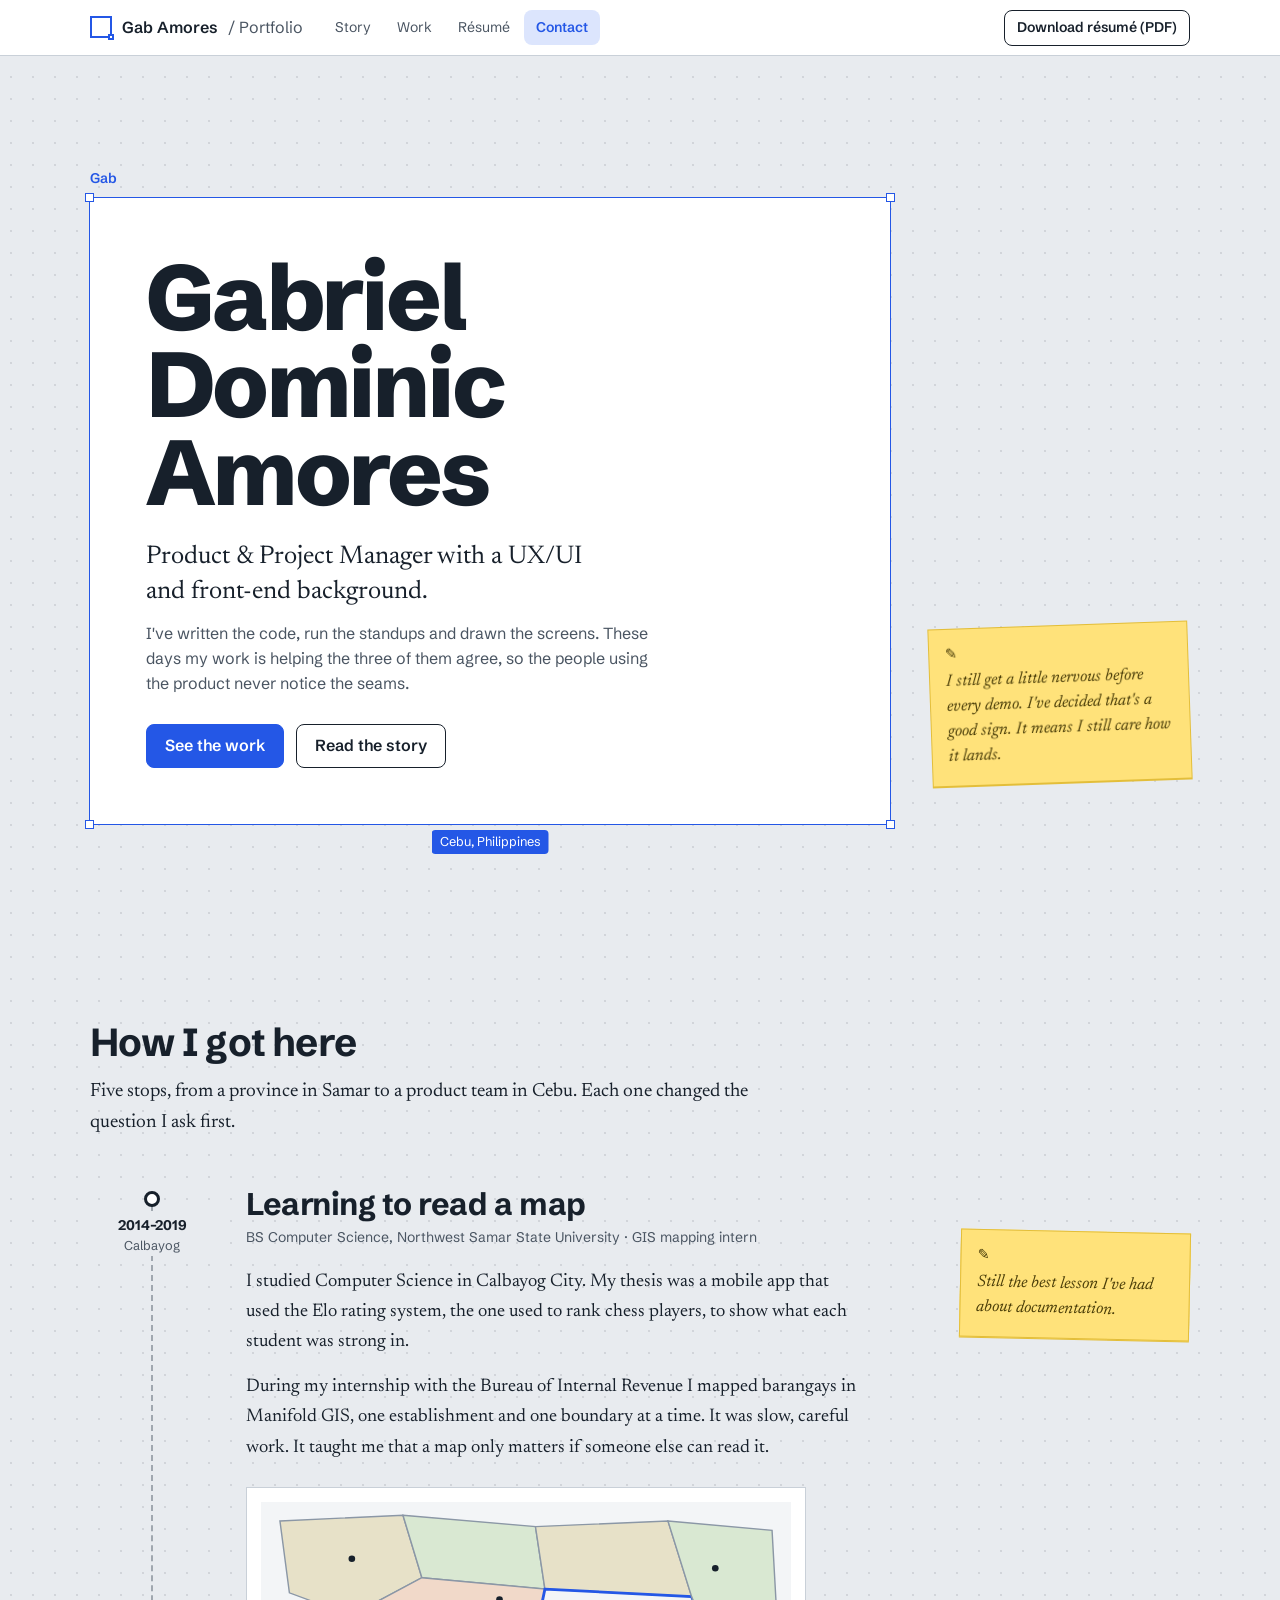
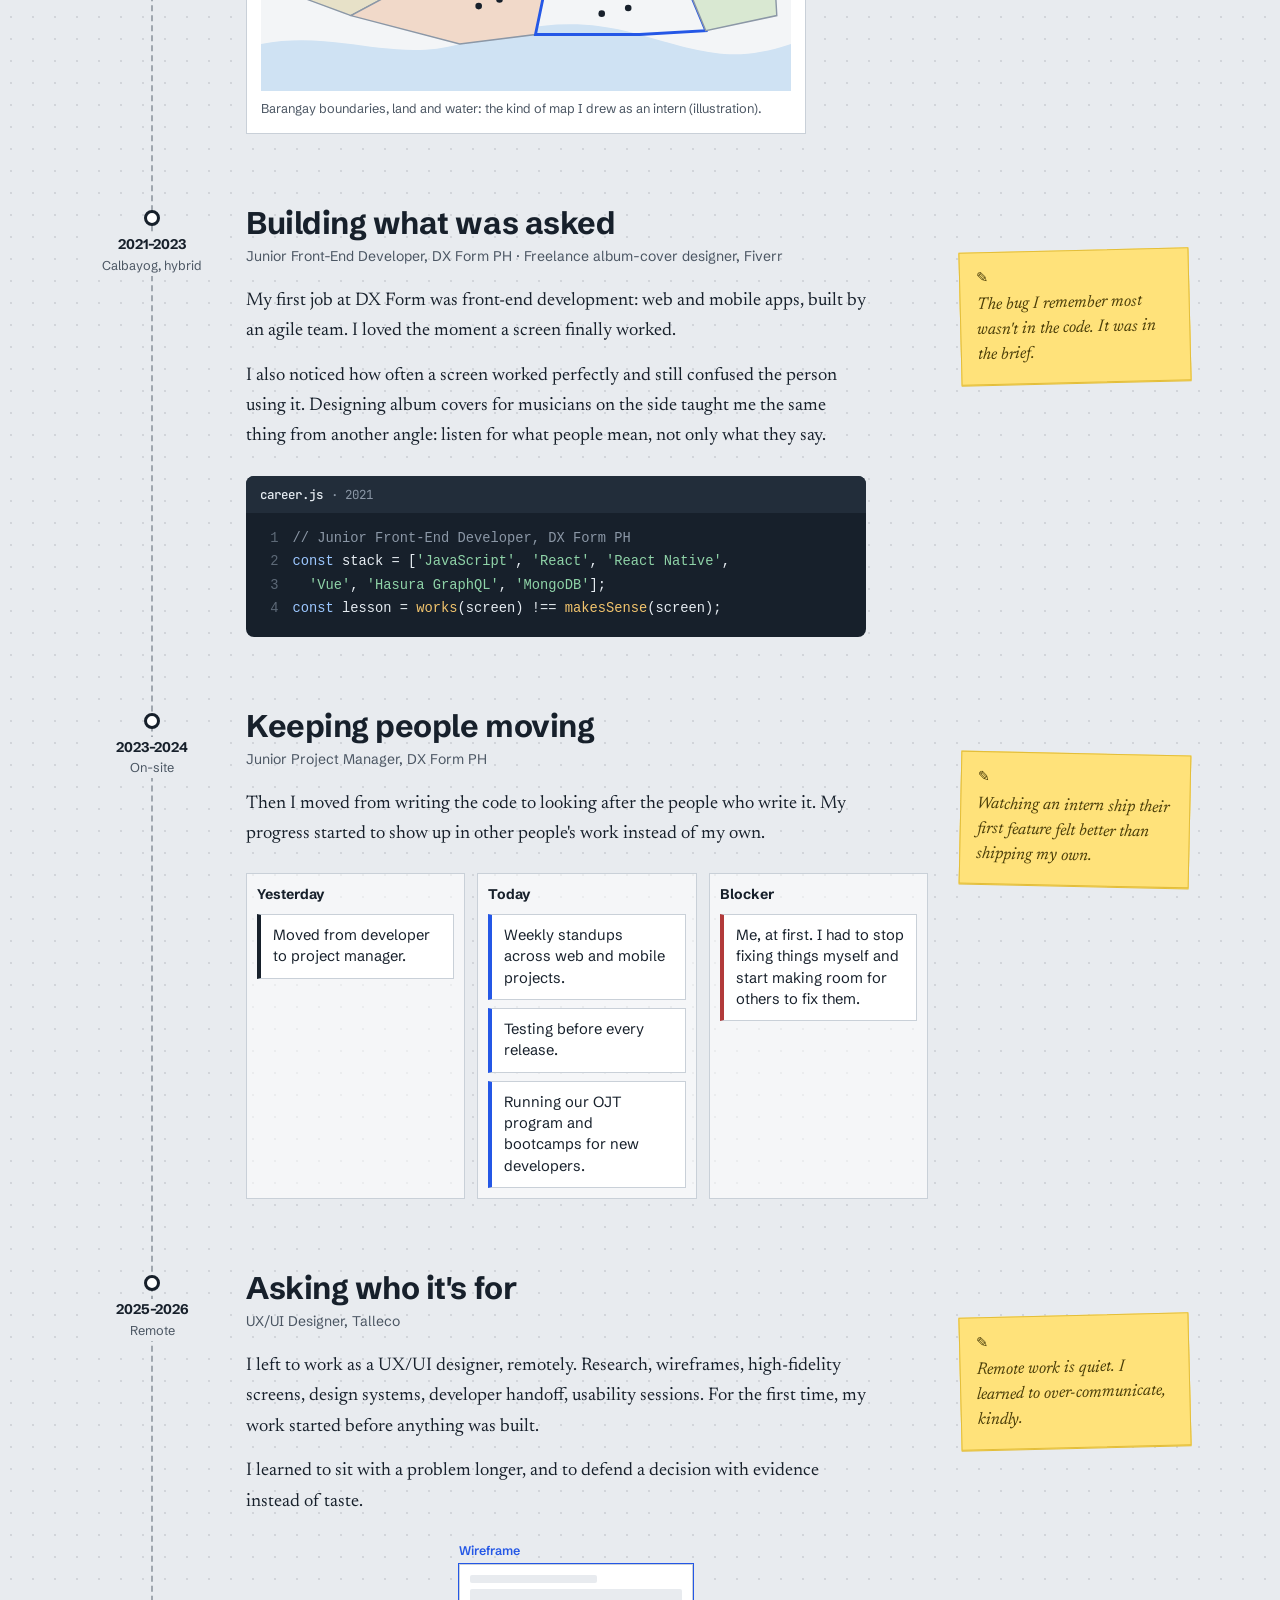
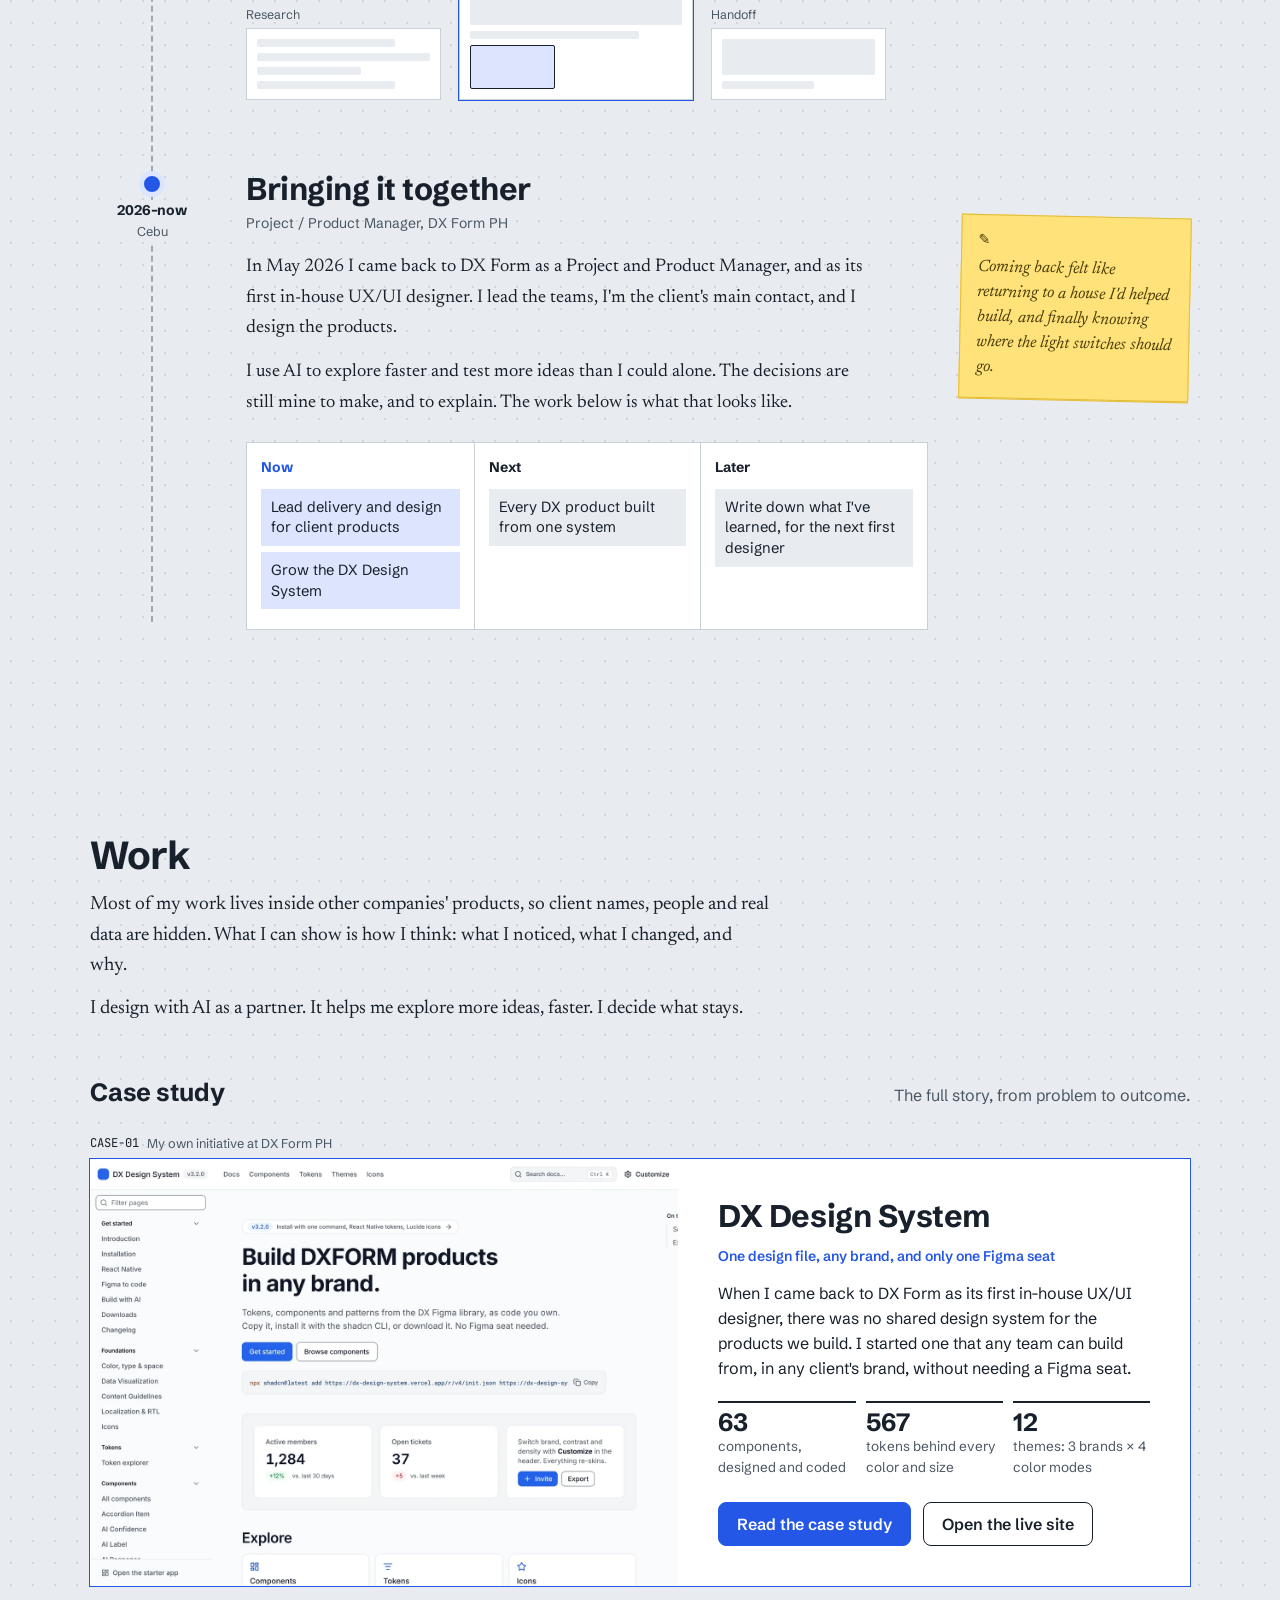
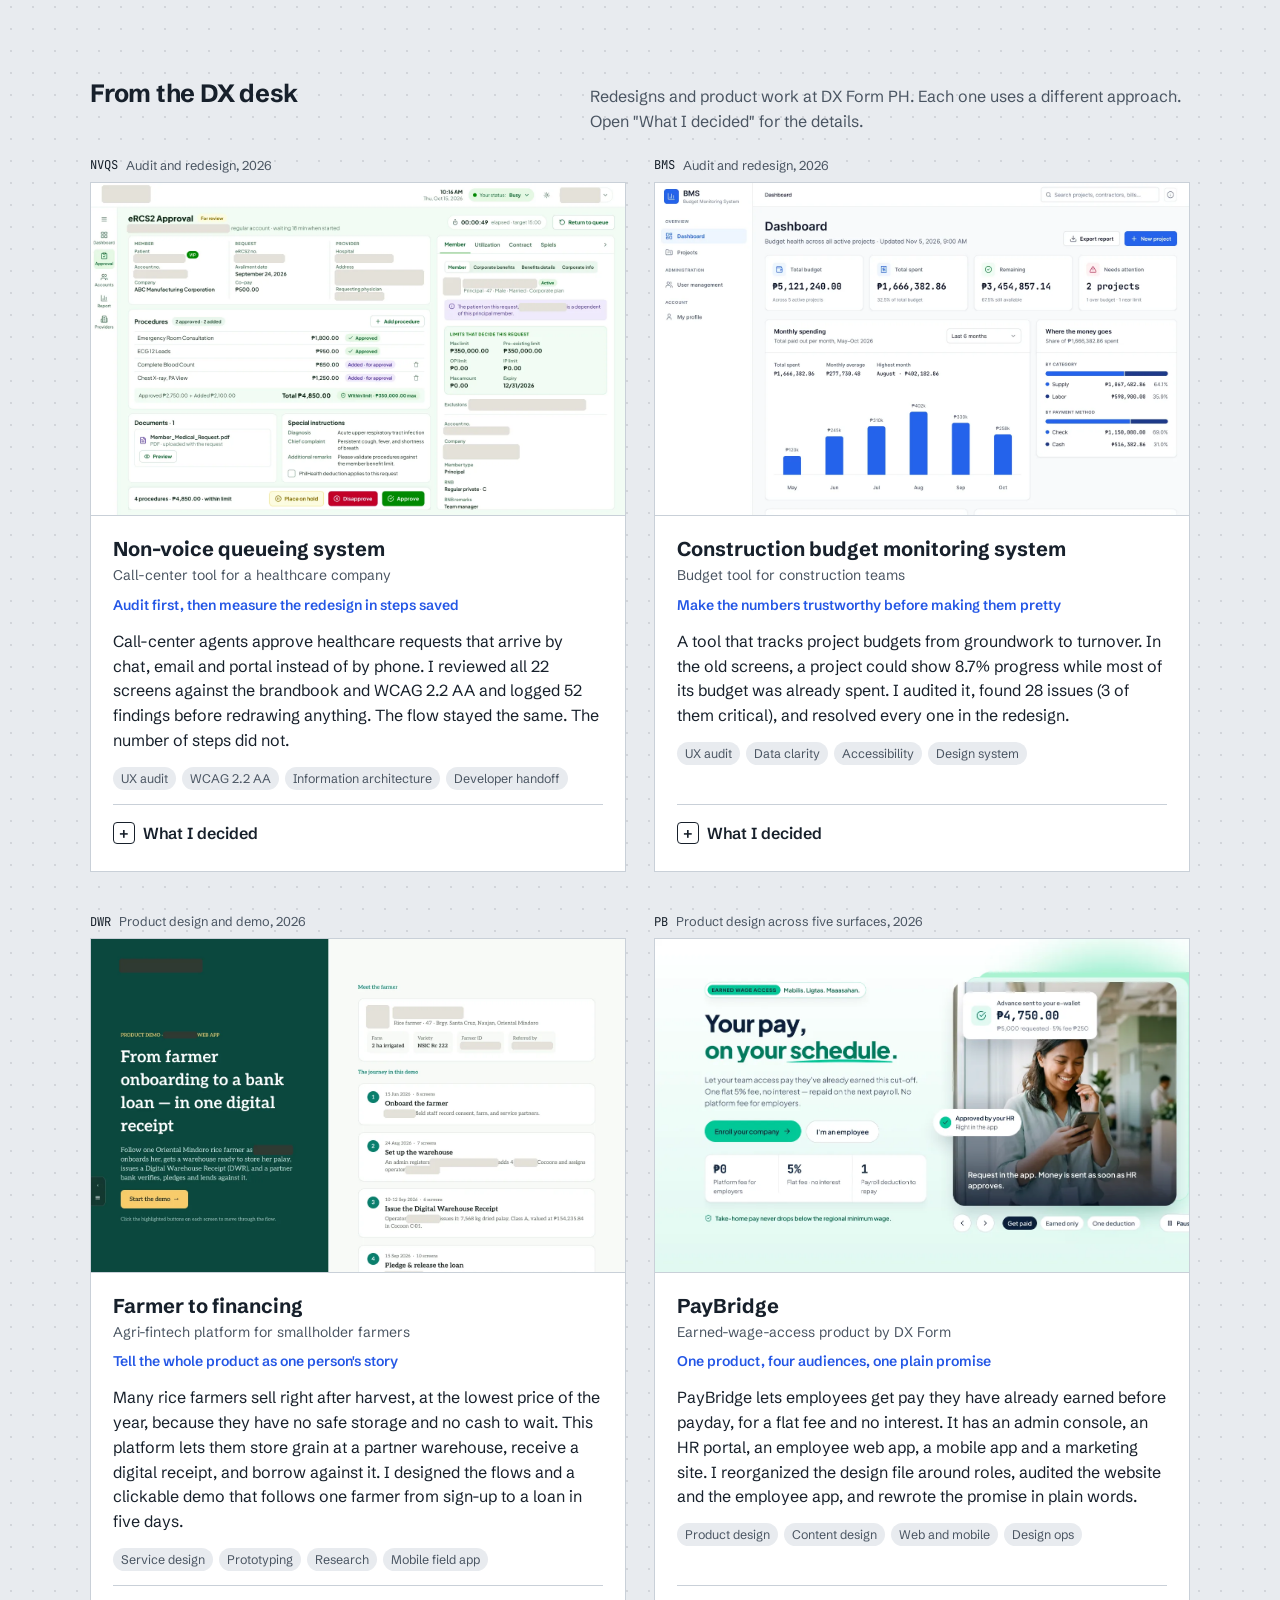
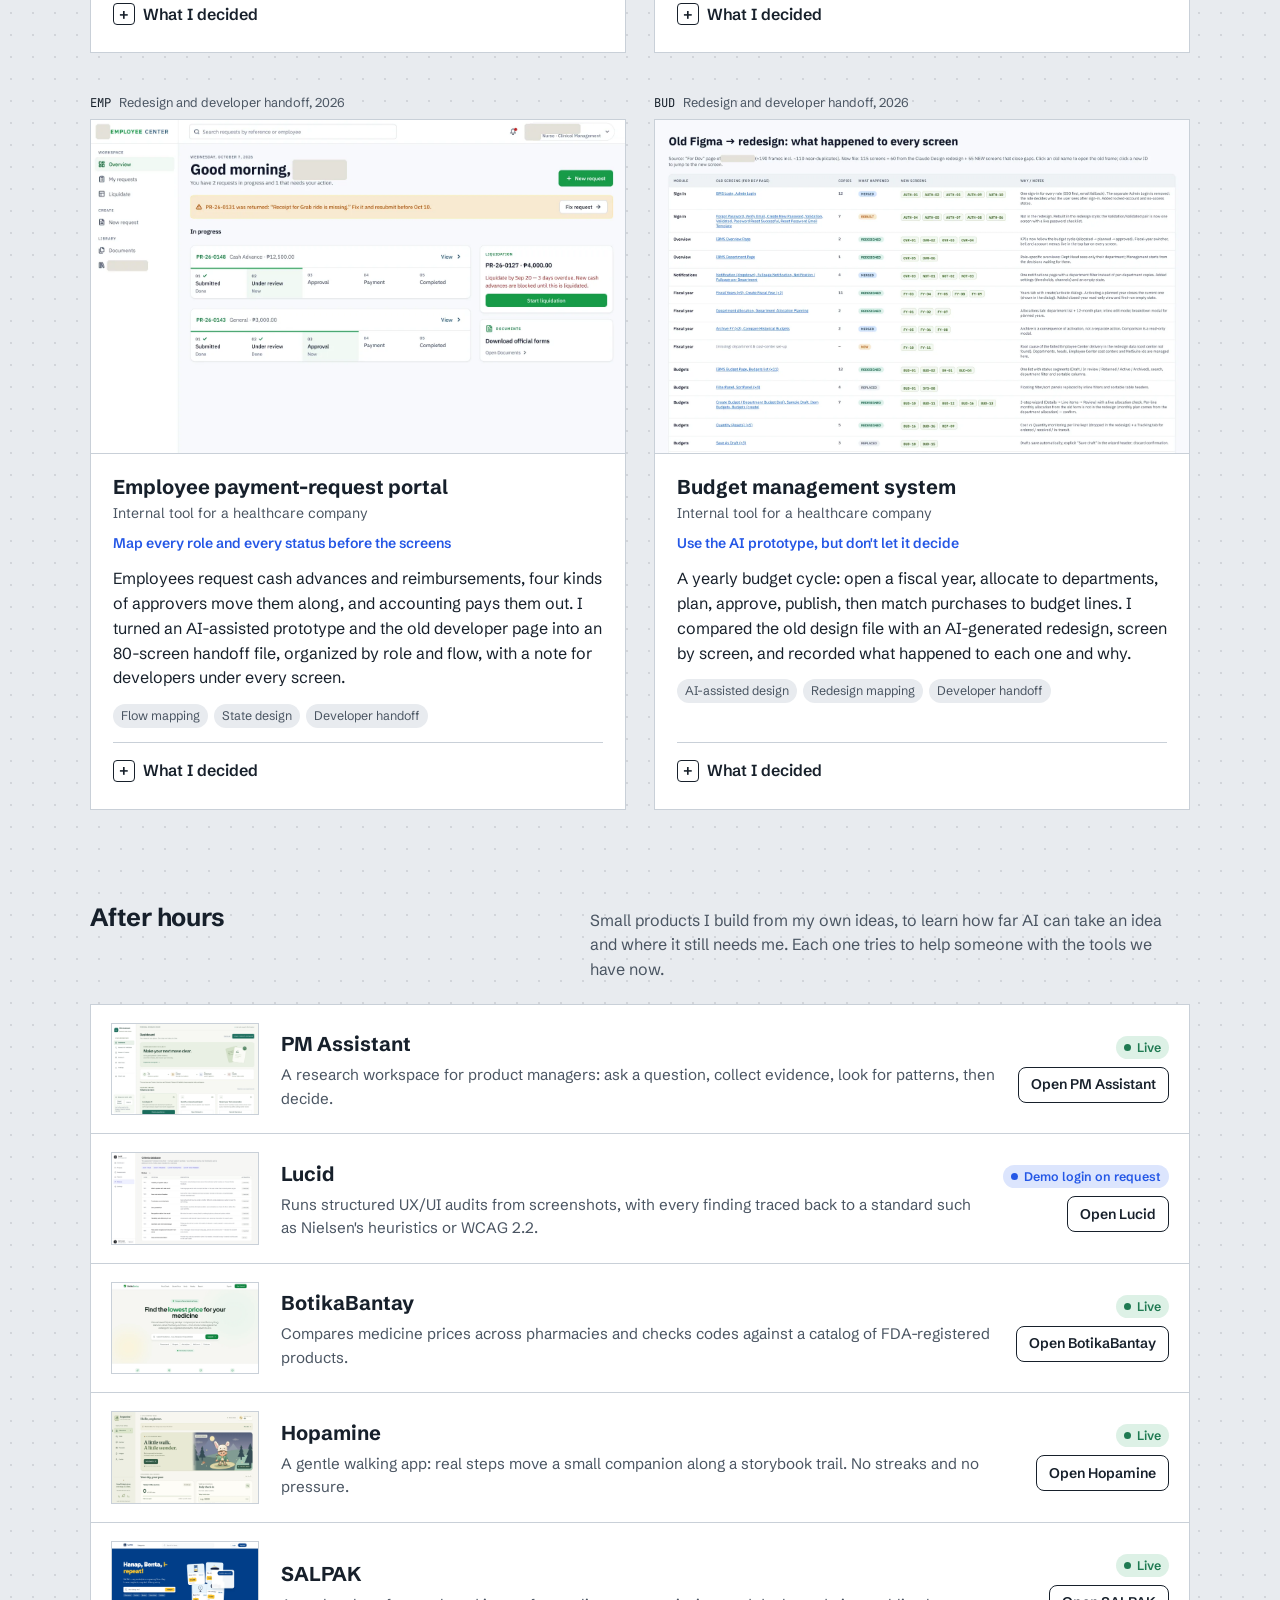
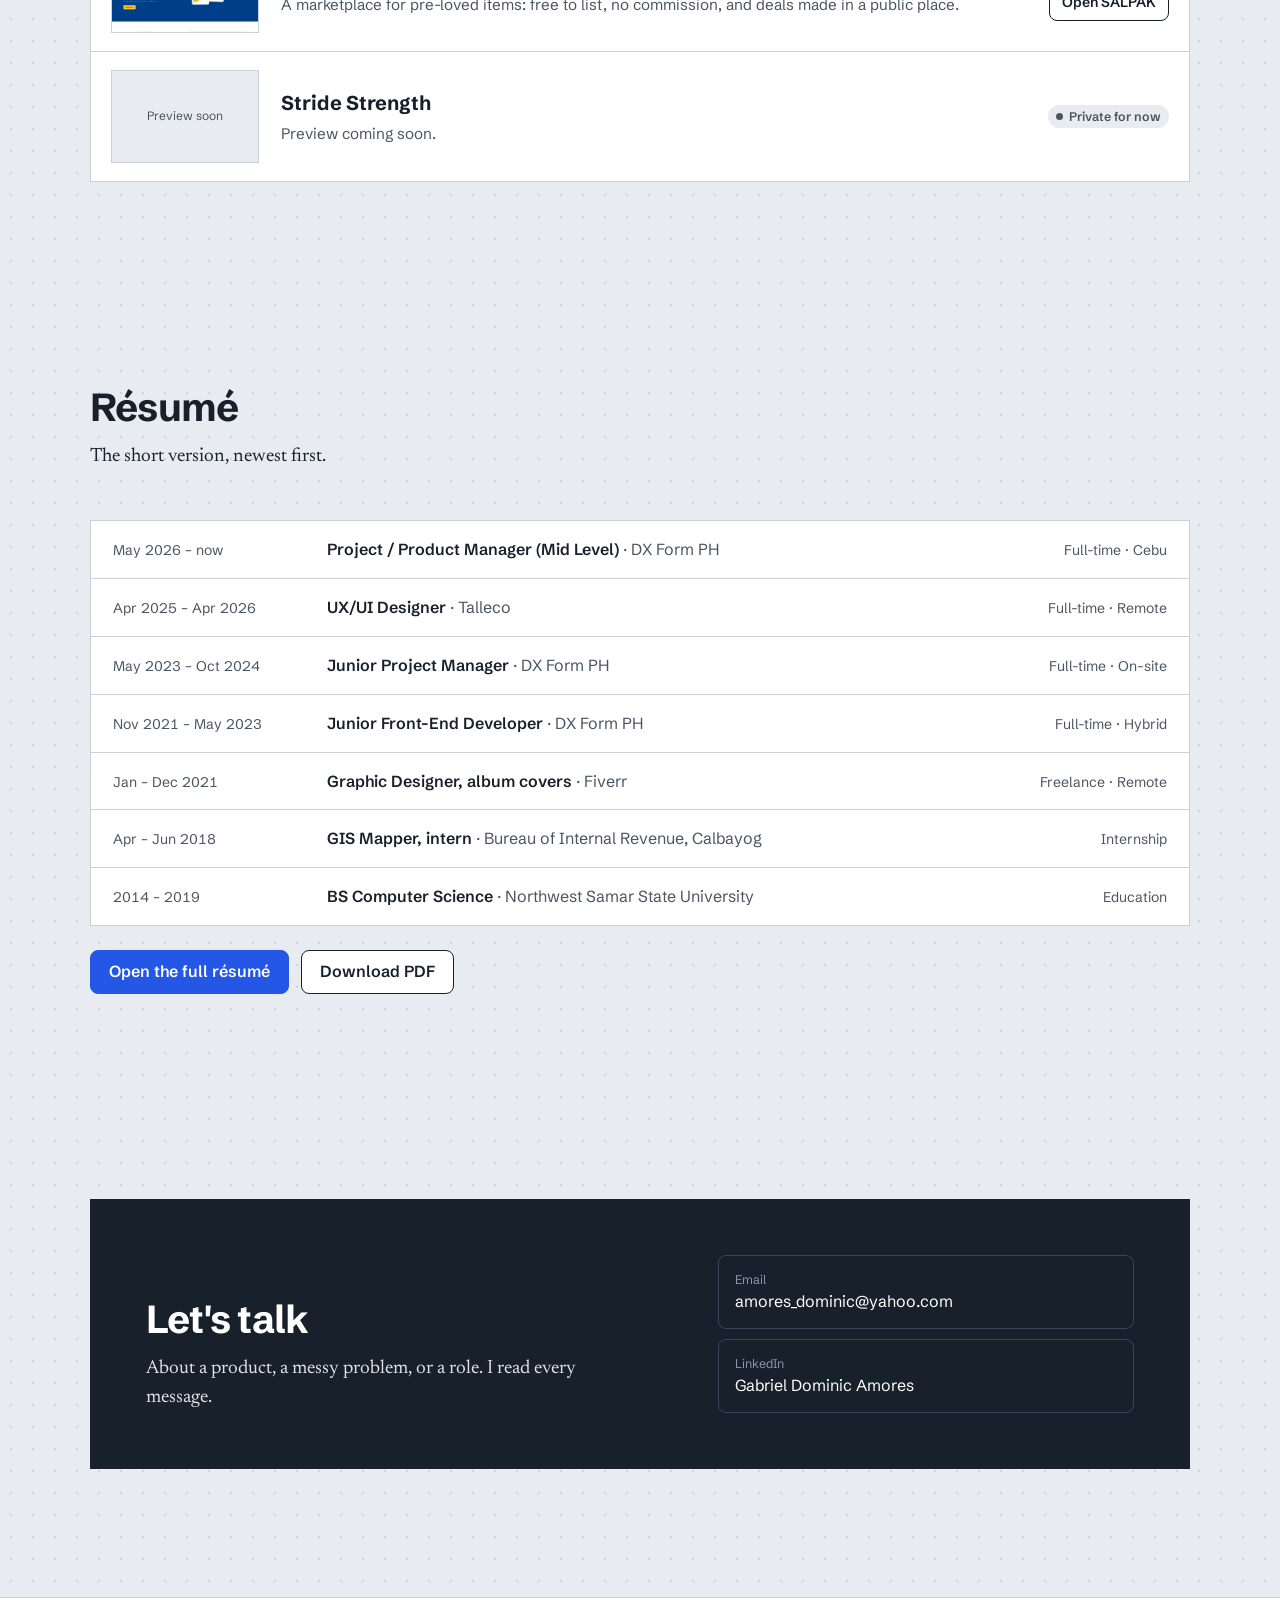
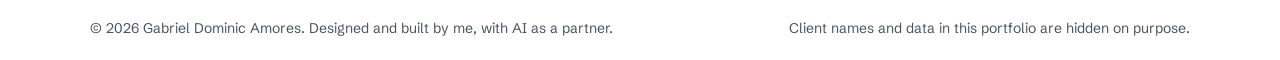
<file: index.html>
<!doctype html>
<html lang="en">
<head>
  <meta charset="utf-8">
  <meta name="viewport" content="width=device-width, initial-scale=1">
  <title>Gabriel Dominic Amores · Product &amp; Project Manager</title>
  <meta name="description" content="Gabriel Dominic Amores (Gab) is a Product and Project Manager in Cebu, Philippines, with a background in UX/UI design and front-end development. Case studies, a short story, and a résumé.">
  <meta name="robots" content="index, follow">
  <meta name="author" content="Gabriel Dominic Amores">
  <link rel="canonical" href="https://fallengospel.github.io/GabD-PortfolioExperience/">
  <meta property="og:type" content="website">
  <meta property="og:title" content="Gabriel Dominic Amores · Product & Project Manager">
  <meta property="og:description" content="I've written the code, run the standups and drawn the screens. Now I help all three agree.">
  <meta property="og:image" content="https://fallengospel.github.io/GabD-PortfolioExperience/assets/img/work/dx-design-system-home.webp">
  <meta name="theme-color" content="#E8EBEF">
  <link rel="icon" href="assets/favicon.svg" type="image/svg+xml">
  <link rel="preconnect" href="https://fonts.googleapis.com">
  <link rel="preconnect" href="https://fonts.gstatic.com" crossorigin>
  <link href="https://fonts.googleapis.com/css2?family=JetBrains+Mono:wght@400;500&family=Newsreader:ital,opsz,wght@0,6..72,400;0,6..72,500;1,6..72,400&family=Schibsted+Grotesk:wght@400;600;700;800&display=swap" rel="stylesheet">
  <link rel="stylesheet" href="assets/css/site.css">
</head>
<body>
  <a class="skip-link" href="#main">Skip to content</a>

  <header class="filebar">
    <div class="wrap">
      <a class="filebar__file" href="#top" aria-label="Gab Amores, back to top">
        <span class="filebar__mark" aria-hidden="true"></span>
        Gab Amores <span>/ Portfolio</span>
      </a>
      <nav aria-label="Sections">
        <ul class="filebar__tabs">
          <li><a href="#story">Story</a></li>
          <li><a href="#work">Work</a></li>
          <li><a href="#resume">Résumé</a></li>
          <li><a href="#contact">Contact</a></li>
        </ul>
      </nav>
      <a class="btn btn--small filebar__cta" href="assets/Gabriel-Dominic-Amores-Resume.pdf" download>Download résumé (PDF)</a>
    </div>
  </header>

  <main id="main">
    <!-- Hero: the selected frame -->
    <section class="hero" id="top" aria-labelledby="hero-name">
      <div class="wrap hero__grid">
        <div>
          <p class="frame-label">Gab</p>
          <div class="selected">
            <span class="handle handle--tl" aria-hidden="true"></span>
            <span class="handle handle--tr" aria-hidden="true"></span>
            <span class="handle handle--bl" aria-hidden="true"></span>
            <span class="handle handle--br" aria-hidden="true"></span>
            <h1 id="hero-name"><span class="line">Gabriel</span> <span class="line">Dominic Amores</span></h1>
            <p class="hero__role">Product &amp; Project Manager with a UX/UI and front-end background.</p>
            <p class="hero__lede">I've written the code, run the standups and drawn the screens. These days my work is helping the three of them agree, so the people using the product never notice the seams.</p>
            <div class="hero__actions">
              <a class="btn btn--primary" href="#work">See the work</a>
              <a class="btn" href="#story">Read the story</a>
            </div>
            <span class="selected__size" aria-hidden="true">Cebu, Philippines</span>
          </div>
        </div>
        <aside class="note hero__note" aria-label="A note from Gab">
          <p>I still get a little nervous before every demo. I've decided that's a good sign. It means I still care how it lands.</p>
        </aside>
      </div>
    </section>

    <!-- Story -->
    <section class="section" id="story" aria-labelledby="story-title">
      <div class="wrap">
        <div class="section-head">
          <h2 id="story-title">How I got here</h2>
          <p>Five stops, from a province in Samar to a product team in Cebu. Each one changed the question I ask first.</p>
        </div>

        <ol class="story">
          <!-- 1 -->
          <li class="chapter">
            <div class="chapter__stop">
              <span class="chapter__dot" aria-hidden="true"></span>
              <span class="chapter__when">2014–2019</span>
              <span class="chapter__where">Calbayog</span>
            </div>
            <div class="chapter__body">
              <h3>Learning to read a map</h3>
              <p class="chapter__role">BS Computer Science, Northwest Samar State University · GIS mapping intern</p>
              <div class="chapter__text">
                <p>I studied Computer Science in Calbayog City. My thesis was a mobile app that used the Elo rating system, the one used to rank chess players, to show what each student was strong in.</p>
                <p>During my internship with the Bureau of Internal Revenue I mapped barangays in Manifold GIS, one establishment and one boundary at a time. It was slow, careful work. It taught me that a map only matters if someone else can read it.</p>
              </div>
              <figure class="material map">
                <svg viewBox="0 0 560 200" role="img" aria-label="A simple drawing of barangay boundaries, with one area outlined in blue.">
                  <rect width="560" height="200" fill="#F3F5F7"/>
                  <path d="M0 150 C80 135 140 170 210 150 S330 120 400 140 S500 170 560 150 L560 200 L0 200 Z" fill="#CFE2F3"/>
                  <path d="M20 20 L150 14 L170 80 L95 120 L30 96 Z" fill="#E7E1C8" stroke="#8B97A6" stroke-width="1.5"/>
                  <path d="M150 14 L290 26 L300 92 L170 80 Z" fill="#D9E8D2" stroke="#8B97A6" stroke-width="1.5"/>
                  <path d="M170 80 L300 92 L290 140 L210 150 L95 120 Z" fill="#F1D9C9" stroke="#8B97A6" stroke-width="1.5"/>
                  <path d="M290 26 L430 20 L455 100 L300 92 Z" fill="#E7E1C8" stroke="#8B97A6" stroke-width="1.5"/>
                  <path d="M300 92 L455 100 L470 136 L400 140 L290 140 Z" fill="none" stroke="#2457E6" stroke-width="3"/>
                  <path d="M430 20 L540 30 L545 120 L470 136 L455 100 Z" fill="#D9E8D2" stroke="#8B97A6" stroke-width="1.5"/>
                  <g fill="#17202B"><circle cx="230" cy="110" r="3.5"/><circle cx="252" cy="103" r="3.5"/><circle cx="360" cy="118" r="3.5"/><circle cx="388" cy="112" r="3.5"/><circle cx="96" cy="60" r="3.5"/><circle cx="480" cy="70" r="3.5"/></g>
                </svg>
                <figcaption>Barangay boundaries, land and water: the kind of map I drew as an intern (illustration).</figcaption>
              </figure>
            </div>
            <aside class="note chapter__note" aria-label="A note from Gab">
              <p>Still the best lesson I've had about documentation.</p>
            </aside>
          </li>

          <!-- 2 -->
          <li class="chapter">
            <div class="chapter__stop">
              <span class="chapter__dot" aria-hidden="true"></span>
              <span class="chapter__when">2021–2023</span>
              <span class="chapter__where">Calbayog, hybrid</span>
            </div>
            <div class="chapter__body">
              <h3>Building what was asked</h3>
              <p class="chapter__role">Junior Front-End Developer, DX Form PH · Freelance album-cover designer, Fiverr</p>
              <div class="chapter__text">
                <p>My first job at DX Form was front-end development: web and mobile apps, built by an agile team. I loved the moment a screen finally worked.</p>
                <p>I also noticed how often a screen worked perfectly and still confused the person using it. Designing album covers for musicians on the side taught me the same thing from another angle: listen for what people mean, not only what they say.</p>
              </div>
              <div class="material editor" aria-label="Code editor showing the tools I used as a developer">
                <div class="editor__tab" aria-hidden="true"><b>career.js</b> · 2021</div>
<pre><code><span class="ln">1</span><span class="tok-c">// Junior Front-End Developer, DX Form PH</span>
<span class="ln">2</span><span class="tok-k">const</span> stack = [<span class="tok-s">'JavaScript'</span>, <span class="tok-s">'React'</span>, <span class="tok-s">'React Native'</span>,
<span class="ln">3</span>  <span class="tok-s">'Vue'</span>, <span class="tok-s">'Hasura GraphQL'</span>, <span class="tok-s">'MongoDB'</span>];
<span class="ln">4</span><span class="tok-k">const</span> lesson = <span class="tok-n">works</span>(screen) !== <span class="tok-n">makesSense</span>(screen);</code></pre>
              </div>
            </div>
            <aside class="note chapter__note" aria-label="A note from Gab">
              <p>The bug I remember most wasn't in the code. It was in the brief.</p>
            </aside>
          </li>

          <!-- 3 -->
          <li class="chapter">
            <div class="chapter__stop">
              <span class="chapter__dot" aria-hidden="true"></span>
              <span class="chapter__when">2023–2024</span>
              <span class="chapter__where">On-site</span>
            </div>
            <div class="chapter__body">
              <h3>Keeping people moving</h3>
              <p class="chapter__role">Junior Project Manager, DX Form PH</p>
              <div class="chapter__text">
                <p>Then I moved from writing the code to looking after the people who write it. My progress started to show up in other people's work instead of my own.</p>
              </div>
              <div class="material board" aria-label="My standup board from that time">
                <div class="board__col">
                  <h4>Yesterday</h4>
                  <div class="ticket">Moved from developer to project manager.</div>
                </div>
                <div class="board__col">
                  <h4>Today</h4>
                  <div class="ticket ticket--today">Weekly standups across web and mobile projects.</div>
                  <div class="ticket ticket--today">Testing before every release.</div>
                  <div class="ticket ticket--today">Running our OJT program and bootcamps for new developers.</div>
                </div>
                <div class="board__col">
                  <h4>Blocker</h4>
                  <div class="ticket ticket--block">Me, at first. I had to stop fixing things myself and start making room for others to fix them.</div>
                </div>
              </div>
            </div>
            <aside class="note chapter__note" aria-label="A note from Gab">
              <p>Watching an intern ship their first feature felt better than shipping my own.</p>
            </aside>
          </li>

          <!-- 4 -->
          <li class="chapter">
            <div class="chapter__stop">
              <span class="chapter__dot" aria-hidden="true"></span>
              <span class="chapter__when">2025–2026</span>
              <span class="chapter__where">Remote</span>
            </div>
            <div class="chapter__body">
              <h3>Asking who it's for</h3>
              <p class="chapter__role">UX/UI Designer, Talleco</p>
              <div class="chapter__text">
                <p>I left to work as a UX/UI designer, remotely. Research, wireframes, high-fidelity screens, design systems, developer handoff, usability sessions. For the first time, my work started before anything was built.</p>
                <p>I learned to sit with a problem longer, and to defend a decision with evidence instead of taste.</p>
              </div>
              <div class="material" aria-hidden="true">
                <div class="canvas-frames">
                  <figure class="wire"><figcaption>Research</figcaption><div class="wire__box"><i class="w80"></i><i></i><i class="w60"></i><i class="w80"></i></div></figure>
                  <figure class="wire"><figcaption>Wireframe</figcaption><div class="wire__box"><i class="w60"></i><i class="tall"></i><i class="w80"></i><i class="btn"></i></div></figure>
                  <figure class="wire"><figcaption>Handoff</figcaption><div class="wire__box"><i class="tall"></i><i class="w60"></i></div></figure>
                </div>
              </div>
            </div>
            <aside class="note chapter__note" aria-label="A note from Gab">
              <p>Remote work is quiet. I learned to over-communicate, kindly.</p>
            </aside>
          </li>

          <!-- 5 -->
          <li class="chapter chapter--now">
            <div class="chapter__stop">
              <span class="chapter__dot" aria-hidden="true"></span>
              <span class="chapter__when">2026–now</span>
              <span class="chapter__where">Cebu</span>
            </div>
            <div class="chapter__body">
              <h3>Bringing it together</h3>
              <p class="chapter__role">Project / Product Manager, DX Form PH</p>
              <div class="chapter__text">
                <p>In May 2026 I came back to DX Form as a Project and Product Manager, and as its first in-house UX/UI designer. I lead the teams, I'm the client's main contact, and I design the products.</p>
                <p>I use AI to explore faster and test more ideas than I could alone. The decisions are still mine to make, and to explain. The work below is what that looks like.</p>
              </div>
              <div class="material roadmap" aria-label="My roadmap">
                <div class="roadmap__col">
                  <h4>Now</h4>
                  <ul>
                    <li>Lead delivery and design for client products</li>
                    <li>Grow the DX Design System</li>
                  </ul>
                </div>
                <div class="roadmap__col">
                  <h4>Next</h4>
                  <ul>
                    <li>Every DX product built from one system</li>
                  </ul>
                </div>
                <div class="roadmap__col">
                  <h4>Later</h4>
                  <ul>
                    <li>Write down what I've learned, for the next first designer</li>
                  </ul>
                </div>
              </div>
            </div>
            <aside class="note chapter__note" aria-label="A note from Gab">
              <p>Coming back felt like returning to a house I'd helped build, and finally knowing where the light switches should go.</p>
            </aside>
          </li>
        </ol>
      </div>
    </section>

    <!-- Work -->
    <section class="section" id="work" aria-labelledby="work-title">
      <div class="wrap">
        <div class="section-head">
          <h2 id="work-title">Work</h2>
          <p>Most of my work lives inside other companies' products, so client names, people and real data are hidden. What I can show is how I think: what I noticed, what I changed, and why.</p>
          <p>I design with AI as a partner. It helps me explore more ideas, faster. I decide what stays.</p>
        </div>

        <div class="work-group">
          <div class="work-group__head">
            <h3>Case study</h3>
            <p>The full story, from problem to outcome.</p>
          </div>
          <div id="featured-list"></div>
        </div>

        <div class="work-group">
          <div class="work-group__head">
            <h3>From the DX desk</h3>
            <p>Redesigns and product work at DX Form PH. Each one uses a different approach. Open "What I decided" for the details.</p>
          </div>
          <div class="frames" id="dx-list"></div>
        </div>

        <div class="work-group">
          <div class="work-group__head">
            <h3>After hours</h3>
            <p>Small products I build from my own ideas, to learn how far AI can take an idea and where it still needs me. Each one tries to help someone with the tools we have now.</p>
          </div>
          <ul class="builds" id="builds-list"></ul>
        </div>

        <noscript>
          <p class="fineprint">The project list needs JavaScript. You can still read the <a href="work/dx-design-system.html">DX Design System case study</a> and the <a href="resume.html">résumé</a>.</p>
        </noscript>
      </div>
    </section>

    <!-- Résumé -->
    <section class="section" id="resume" aria-labelledby="resume-title">
      <div class="wrap">
        <div class="section-head">
          <h2 id="resume-title">Résumé</h2>
          <p>The short version, newest first.</p>
        </div>
        <div class="cv-strip">
          <div class="cv-row"><span class="cv-row__when">May 2026 – now</span><span><span class="cv-row__role">Project / Product Manager (Mid Level)</span> <span class="cv-row__org">· DX Form PH</span></span><span class="cv-row__type">Full-time · Cebu</span></div>
          <div class="cv-row"><span class="cv-row__when">Apr 2025 – Apr 2026</span><span><span class="cv-row__role">UX/UI Designer</span> <span class="cv-row__org">· Talleco</span></span><span class="cv-row__type">Full-time · Remote</span></div>
          <div class="cv-row"><span class="cv-row__when">May 2023 – Oct 2024</span><span><span class="cv-row__role">Junior Project Manager</span> <span class="cv-row__org">· DX Form PH</span></span><span class="cv-row__type">Full-time · On-site</span></div>
          <div class="cv-row"><span class="cv-row__when">Nov 2021 – May 2023</span><span><span class="cv-row__role">Junior Front-End Developer</span> <span class="cv-row__org">· DX Form PH</span></span><span class="cv-row__type">Full-time · Hybrid</span></div>
          <div class="cv-row"><span class="cv-row__when">Jan – Dec 2021</span><span><span class="cv-row__role">Graphic Designer, album covers</span> <span class="cv-row__org">· Fiverr</span></span><span class="cv-row__type">Freelance · Remote</span></div>
          <div class="cv-row"><span class="cv-row__when">Apr – Jun 2018</span><span><span class="cv-row__role">GIS Mapper, intern</span> <span class="cv-row__org">· Bureau of Internal Revenue, Calbayog</span></span><span class="cv-row__type">Internship</span></div>
          <div class="cv-row"><span class="cv-row__when">2014 – 2019</span><span><span class="cv-row__role">BS Computer Science</span> <span class="cv-row__org">· Northwest Samar State University</span></span><span class="cv-row__type">Education</span></div>
        </div>
        <div class="cv-actions">
          <a class="btn btn--primary" href="resume.html">Open the full résumé</a>
          <a class="btn" href="assets/Gabriel-Dominic-Amores-Resume.pdf" download>Download PDF</a>
        </div>
      </div>
    </section>

    <!-- Contact -->
    <section class="section contact" id="contact" aria-labelledby="contact-title">
      <div class="wrap">
        <div class="contact__card">
          <div>
            <h2 id="contact-title">Let's talk</h2>
            <p>About a product, a messy problem, or a role. I read every message.</p>
          </div>
          <ul class="contact__links">
            <li><a href="mailto:amores_dominic@yahoo.com"><span><small>Email</small>amores_dominic@yahoo.com</span></a></li>
            <li><a href="https://www.linkedin.com/in/gabriel-a-543373145/" target="_blank" rel="noopener"><span><small>LinkedIn</small>Gabriel Dominic Amores</span></a></li>
          </ul>
        </div>
      </div>
    </section>
  </main>

  <footer class="footer">
    <div class="wrap">
      <p>© <span data-year>2026</span> Gabriel Dominic Amores. Designed and built by me, with AI as a partner.</p>
      <p>Client names and data in this portfolio are hidden on purpose.</p>
    </div>
  </footer>

  <script src="assets/js/projects.js"></script>
  <script src="assets/js/site.js"></script>
</body>
</html>
</file>
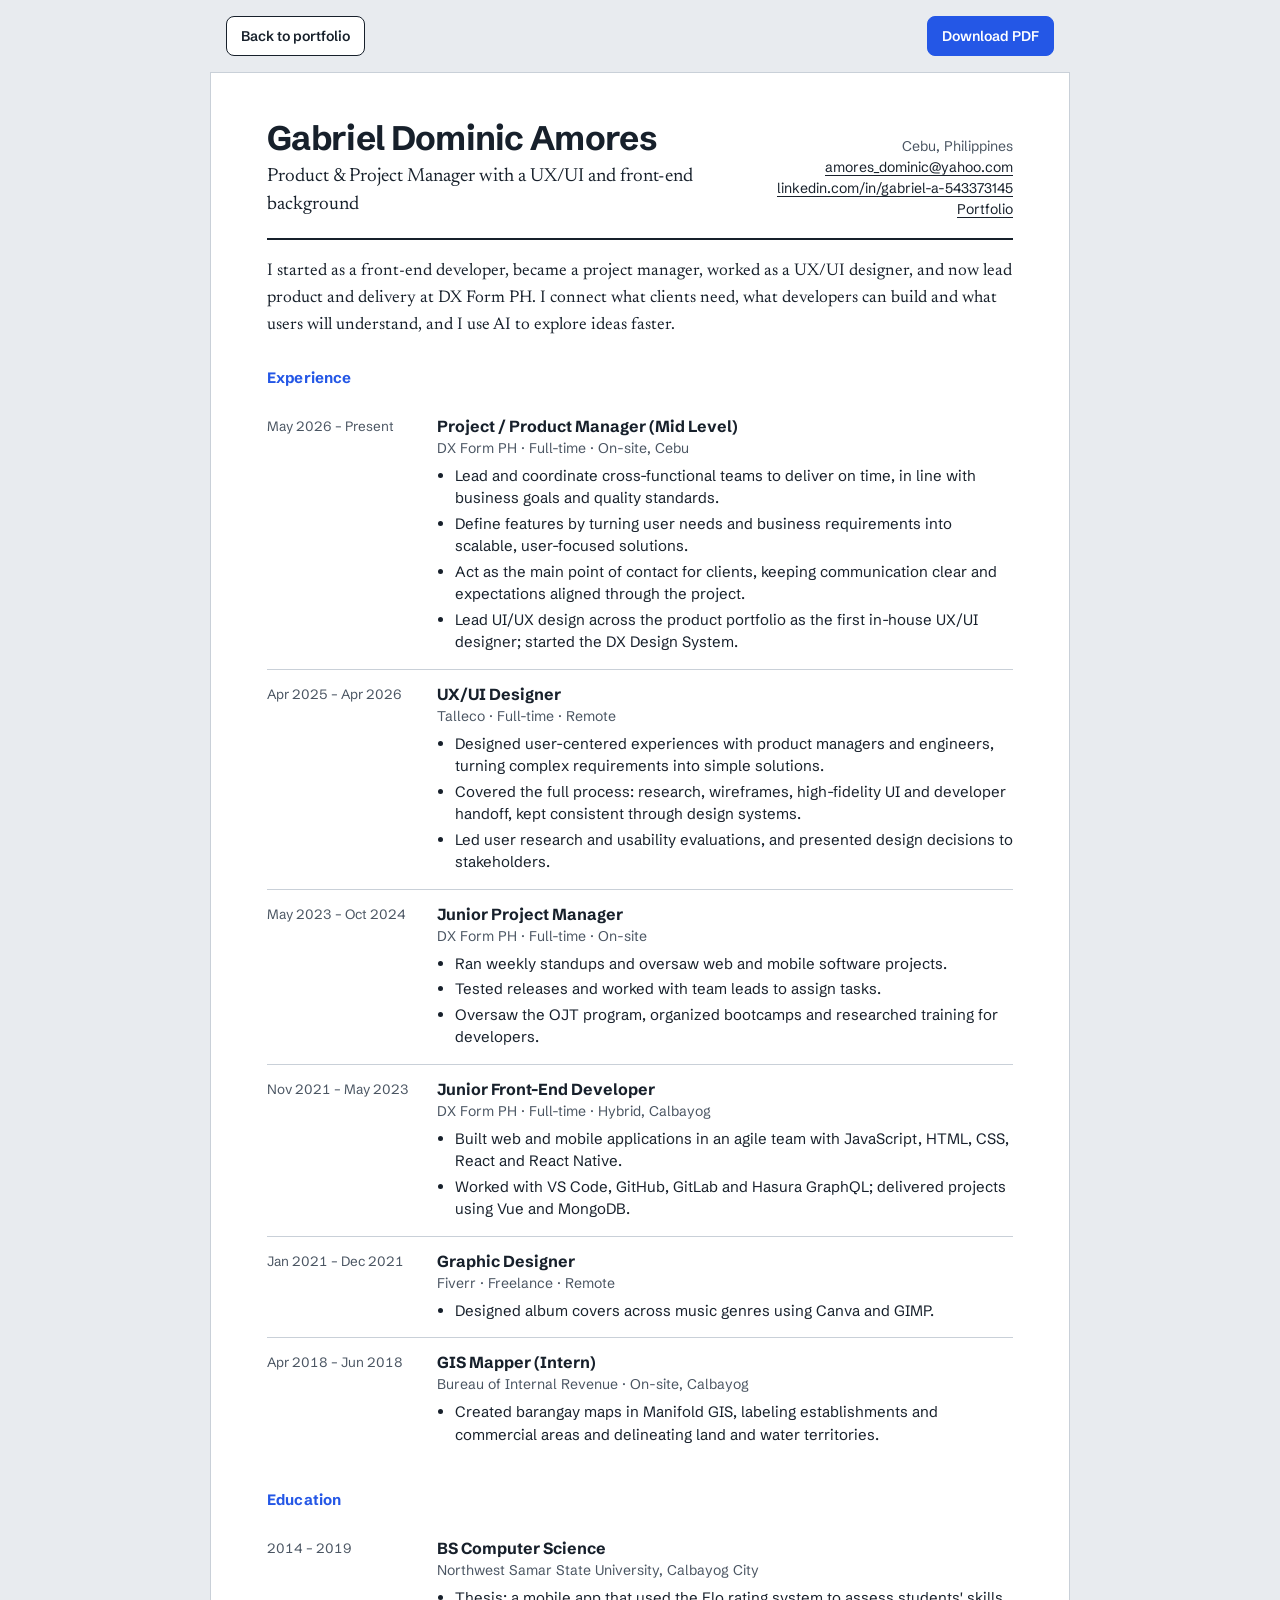
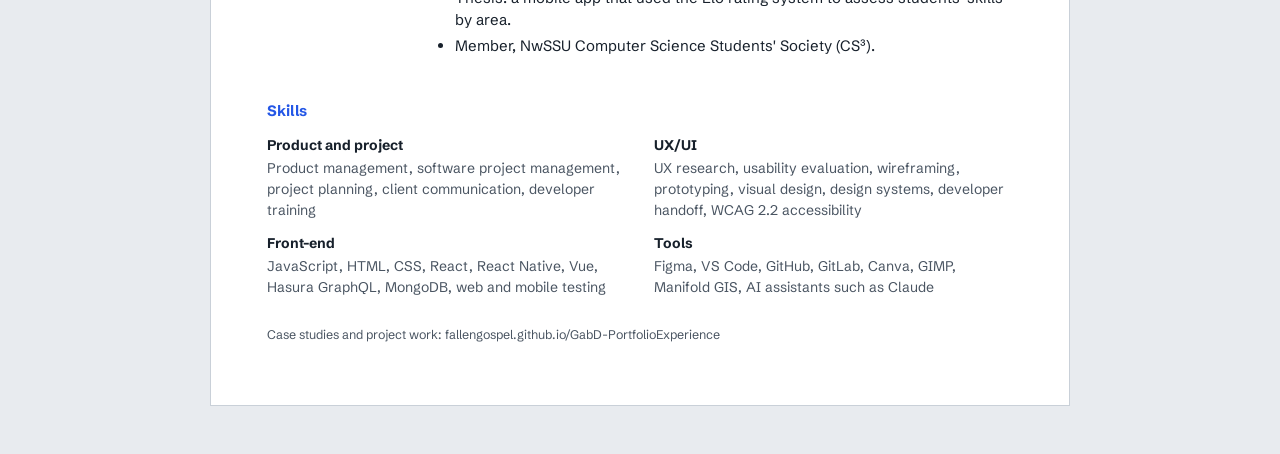
<file: resume.html>
<!doctype html>
<html lang="en">
<head>
  <meta charset="utf-8">
  <meta name="viewport" content="width=device-width, initial-scale=1">
  <title>Résumé · Gabriel Dominic Amores</title>
  <meta name="description" content="Résumé of Gabriel Dominic Amores, Product and Project Manager in Cebu, Philippines, with a UX/UI and front-end background.">
  <meta name="robots" content="index, follow">
  <link rel="canonical" href="https://fallengospel.github.io/GabD-PortfolioExperience/resume.html">
  <link rel="icon" href="assets/favicon.svg" type="image/svg+xml">
  <link rel="preconnect" href="https://fonts.googleapis.com">
  <link rel="preconnect" href="https://fonts.gstatic.com" crossorigin>
  <link href="https://fonts.googleapis.com/css2?family=Newsreader:ital,opsz,wght@0,6..72,400;1,6..72,400&family=Schibsted+Grotesk:wght@400;600;700;800&display=swap" rel="stylesheet">
  <style>
    :root { --ink: #17202B; --muted: #4A5562; --line: #C9D0D8; --select: #2457E6; --canvas: #E8EBEF; }
    * { box-sizing: border-box; }
    body { margin: 0; background: var(--canvas); color: var(--ink); font: 15px/1.5 "Schibsted Grotesk", "Segoe UI", system-ui, sans-serif; }
    a { color: var(--select); text-underline-offset: 3px; }
    :focus-visible { outline: 3px solid var(--select); outline-offset: 3px; }
    .tools { max-width: 860px; margin: 0 auto; padding: 16px 16px 0; display: flex; flex-wrap: wrap; gap: 10px; justify-content: space-between; align-items: center; }
    .tools a { display: inline-flex; align-items: center; min-height: 40px; padding: 8px 14px; border: 1.5px solid var(--ink); border-radius: 8px; color: var(--ink); background: #fff; text-decoration: none; font-weight: 600; font-size: 14px; }
    .tools a.primary { background: var(--select); border-color: var(--select); color: #fff; }
    .sheet { max-width: 860px; margin: 16px auto 48px; background: #fff; padding: 48px 56px; border: 1px solid var(--line); }
    header { display: grid; grid-template-columns: 1fr auto; gap: 8px 24px; align-items: end; border-bottom: 2px solid var(--ink); padding-bottom: 18px; }
    h1 { font-size: 34px; line-height: 1.05; letter-spacing: -0.02em; margin: 0 0 6px; }
    .role { font-family: "Newsreader", Georgia, serif; font-size: 19px; margin: 0; }
    .contact { text-align: right; font-size: 14px; color: var(--muted); margin: 0; }
    .contact a { color: var(--ink); }
    h2 { font-size: 15px; margin: 28px 0 12px; color: var(--select); letter-spacing: 0.01em; }
    .summary { font-family: "Newsreader", Georgia, serif; font-size: 17px; line-height: 1.6; margin: 18px 0 0; }
    .job { display: grid; grid-template-columns: 150px 1fr; gap: 4px 20px; padding: 12px 0; border-top: 1px solid var(--line); break-inside: avoid; }
    .job:first-of-type { border-top: 0; }
    .when { color: var(--muted); font-size: 13.5px; font-variant-numeric: tabular-nums; padding-top: 2px; }
    .job h3 { font-size: 16px; margin: 0; }
    .org { color: var(--muted); font-size: 14px; margin: 0 0 6px; }
    .job ul { margin: 0; padding-left: 18px; }
    .job li { margin-bottom: 3px; }
    .skills { display: grid; grid-template-columns: repeat(2, minmax(0, 1fr)); gap: 12px 28px; margin: 0; }
    .skills dt { font-weight: 700; font-size: 14px; }
    .skills dd { margin: 2px 0 0; color: var(--muted); font-size: 14px; }
    .foot { margin-top: 28px; font-size: 12.5px; color: var(--muted); }
    @media (max-width: 680px) {
      .sheet { padding: 28px 20px; margin-inline: 0; border-inline: 0; }
      header { grid-template-columns: 1fr; }
      .contact { text-align: left; }
      .job { grid-template-columns: 1fr; }
      .skills { grid-template-columns: 1fr; }
    }
    @page { size: A4; margin: 14mm 14mm; }
    @media print {
      body { background: #fff; font-size: 12.5px; }
      .tools { display: none; }
      .sheet { margin: 0; padding: 0; border: 0; max-width: none; }
      h1 { font-size: 28px; }
      h2 { margin-top: 18px; }
      .job { padding: 8px 0; }
      a { color: var(--ink); text-decoration: none; }
    }
  </style>
</head>
<body>
  <nav class="tools" aria-label="Résumé actions">
    <a href="index.html">Back to portfolio</a>
    <a class="primary" href="assets/Gabriel-Dominic-Amores-Resume.pdf" download>Download PDF</a>
  </nav>

  <main class="sheet">
    <header>
      <div>
        <h1>Gabriel Dominic Amores</h1>
        <p class="role">Product &amp; Project Manager with a UX/UI and front-end background</p>
      </div>
      <p class="contact">
        Cebu, Philippines<br>
        <a href="mailto:amores_dominic@yahoo.com">amores_dominic@yahoo.com</a><br>
        <a href="https://www.linkedin.com/in/gabriel-a-543373145/">linkedin.com/in/gabriel-a-543373145</a><br>
        <a href="https://fallengospel.github.io/GabD-PortfolioExperience/">Portfolio</a>
      </p>
    </header>

    <p class="summary">I started as a front-end developer, became a project manager, worked as a UX/UI designer, and now lead product and delivery at DX Form PH. I connect what clients need, what developers can build and what users will understand, and I use AI to explore ideas faster.</p>

    <section aria-labelledby="exp">
      <h2 id="exp">Experience</h2>

      <article class="job">
        <div class="when">May 2026 – Present</div>
        <div>
          <h3>Project / Product Manager (Mid Level)</h3>
          <p class="org">DX Form PH · Full-time · On-site, Cebu</p>
          <ul>
            <li>Lead and coordinate cross-functional teams to deliver on time, in line with business goals and quality standards.</li>
            <li>Define features by turning user needs and business requirements into scalable, user-focused solutions.</li>
            <li>Act as the main point of contact for clients, keeping communication clear and expectations aligned through the project.</li>
            <li>Lead UI/UX design across the product portfolio as the first in-house UX/UI designer; started the DX Design System.</li>
          </ul>
        </div>
      </article>

      <article class="job">
        <div class="when">Apr 2025 – Apr 2026</div>
        <div>
          <h3>UX/UI Designer</h3>
          <p class="org">Talleco · Full-time · Remote</p>
          <ul>
            <li>Designed user-centered experiences with product managers and engineers, turning complex requirements into simple solutions.</li>
            <li>Covered the full process: research, wireframes, high-fidelity UI and developer handoff, kept consistent through design systems.</li>
            <li>Led user research and usability evaluations, and presented design decisions to stakeholders.</li>
          </ul>
        </div>
      </article>

      <article class="job">
        <div class="when">May 2023 – Oct 2024</div>
        <div>
          <h3>Junior Project Manager</h3>
          <p class="org">DX Form PH · Full-time · On-site</p>
          <ul>
            <li>Ran weekly standups and oversaw web and mobile software projects.</li>
            <li>Tested releases and worked with team leads to assign tasks.</li>
            <li>Oversaw the OJT program, organized bootcamps and researched training for developers.</li>
          </ul>
        </div>
      </article>

      <article class="job">
        <div class="when">Nov 2021 – May 2023</div>
        <div>
          <h3>Junior Front-End Developer</h3>
          <p class="org">DX Form PH · Full-time · Hybrid, Calbayog</p>
          <ul>
            <li>Built web and mobile applications in an agile team with JavaScript, HTML, CSS, React and React Native.</li>
            <li>Worked with VS Code, GitHub, GitLab and Hasura GraphQL; delivered projects using Vue and MongoDB.</li>
          </ul>
        </div>
      </article>

      <article class="job">
        <div class="when">Jan 2021 – Dec 2021</div>
        <div>
          <h3>Graphic Designer</h3>
          <p class="org">Fiverr · Freelance · Remote</p>
          <ul>
            <li>Designed album covers across music genres using Canva and GIMP.</li>
          </ul>
        </div>
      </article>

      <article class="job">
        <div class="when">Apr 2018 – Jun 2018</div>
        <div>
          <h3>GIS Mapper (Intern)</h3>
          <p class="org">Bureau of Internal Revenue · On-site, Calbayog</p>
          <ul>
            <li>Created barangay maps in Manifold GIS, labeling establishments and commercial areas and delineating land and water territories.</li>
          </ul>
        </div>
      </article>
    </section>

    <section aria-labelledby="edu">
      <h2 id="edu">Education</h2>
      <article class="job">
        <div class="when">2014 – 2019</div>
        <div>
          <h3>BS Computer Science</h3>
          <p class="org">Northwest Samar State University, Calbayog City</p>
          <ul>
            <li>Thesis: a mobile app that used the Elo rating system to assess students' skills by area.</li>
            <li>Member, NwSSU Computer Science Students' Society (CS³).</li>
          </ul>
        </div>
      </article>
    </section>

    <section aria-labelledby="skills">
      <h2 id="skills">Skills</h2>
      <dl class="skills">
        <div><dt>Product and project</dt><dd>Product management, software project management, project planning, client communication, developer training</dd></div>
        <div><dt>UX/UI</dt><dd>UX research, usability evaluation, wireframing, prototyping, visual design, design systems, developer handoff, WCAG 2.2 accessibility</dd></div>
        <div><dt>Front-end</dt><dd>JavaScript, HTML, CSS, React, React Native, Vue, Hasura GraphQL, MongoDB, web and mobile testing</dd></div>
        <div><dt>Tools</dt><dd>Figma, VS Code, GitHub, GitLab, Canva, GIMP, Manifold GIS, AI assistants such as Claude</dd></div>
      </dl>
    </section>

    <p class="foot">Case studies and project work: fallengospel.github.io/GabD-PortfolioExperience</p>
  </main>
</body>
</html>
</file>
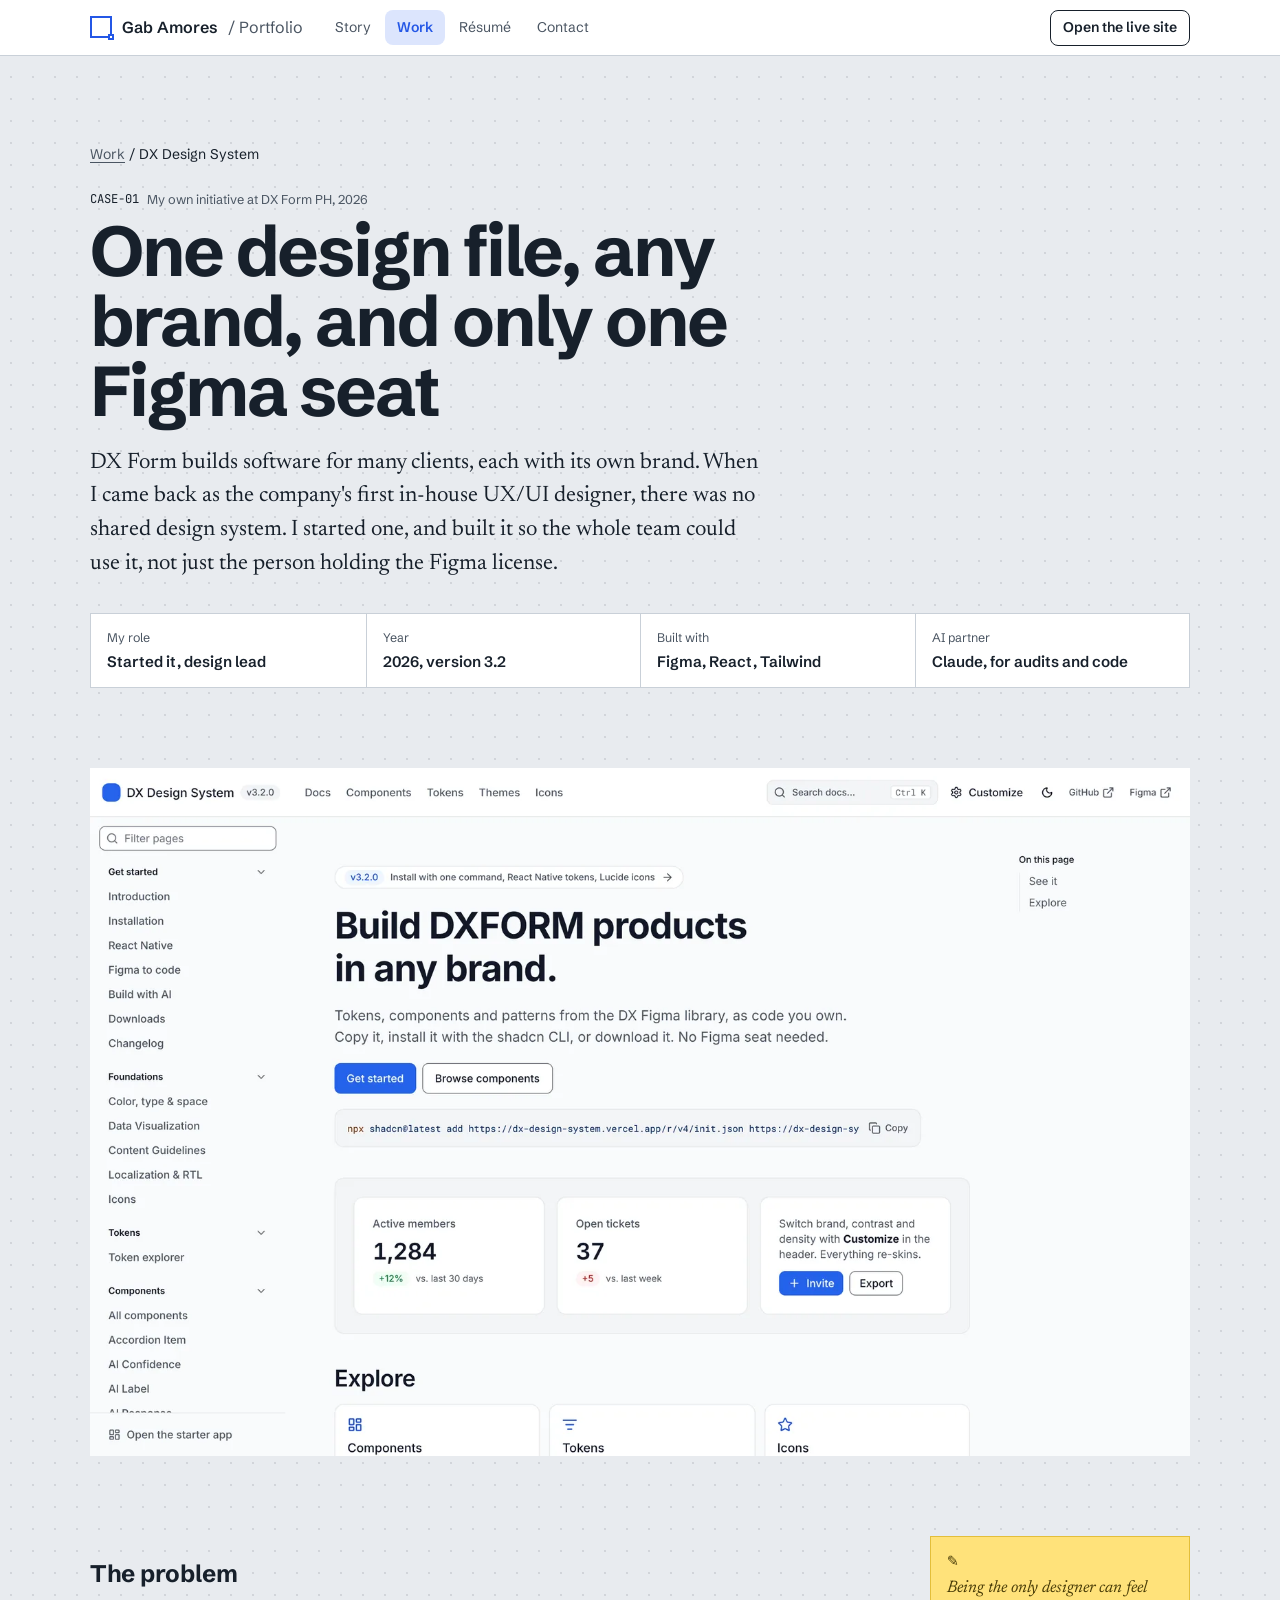
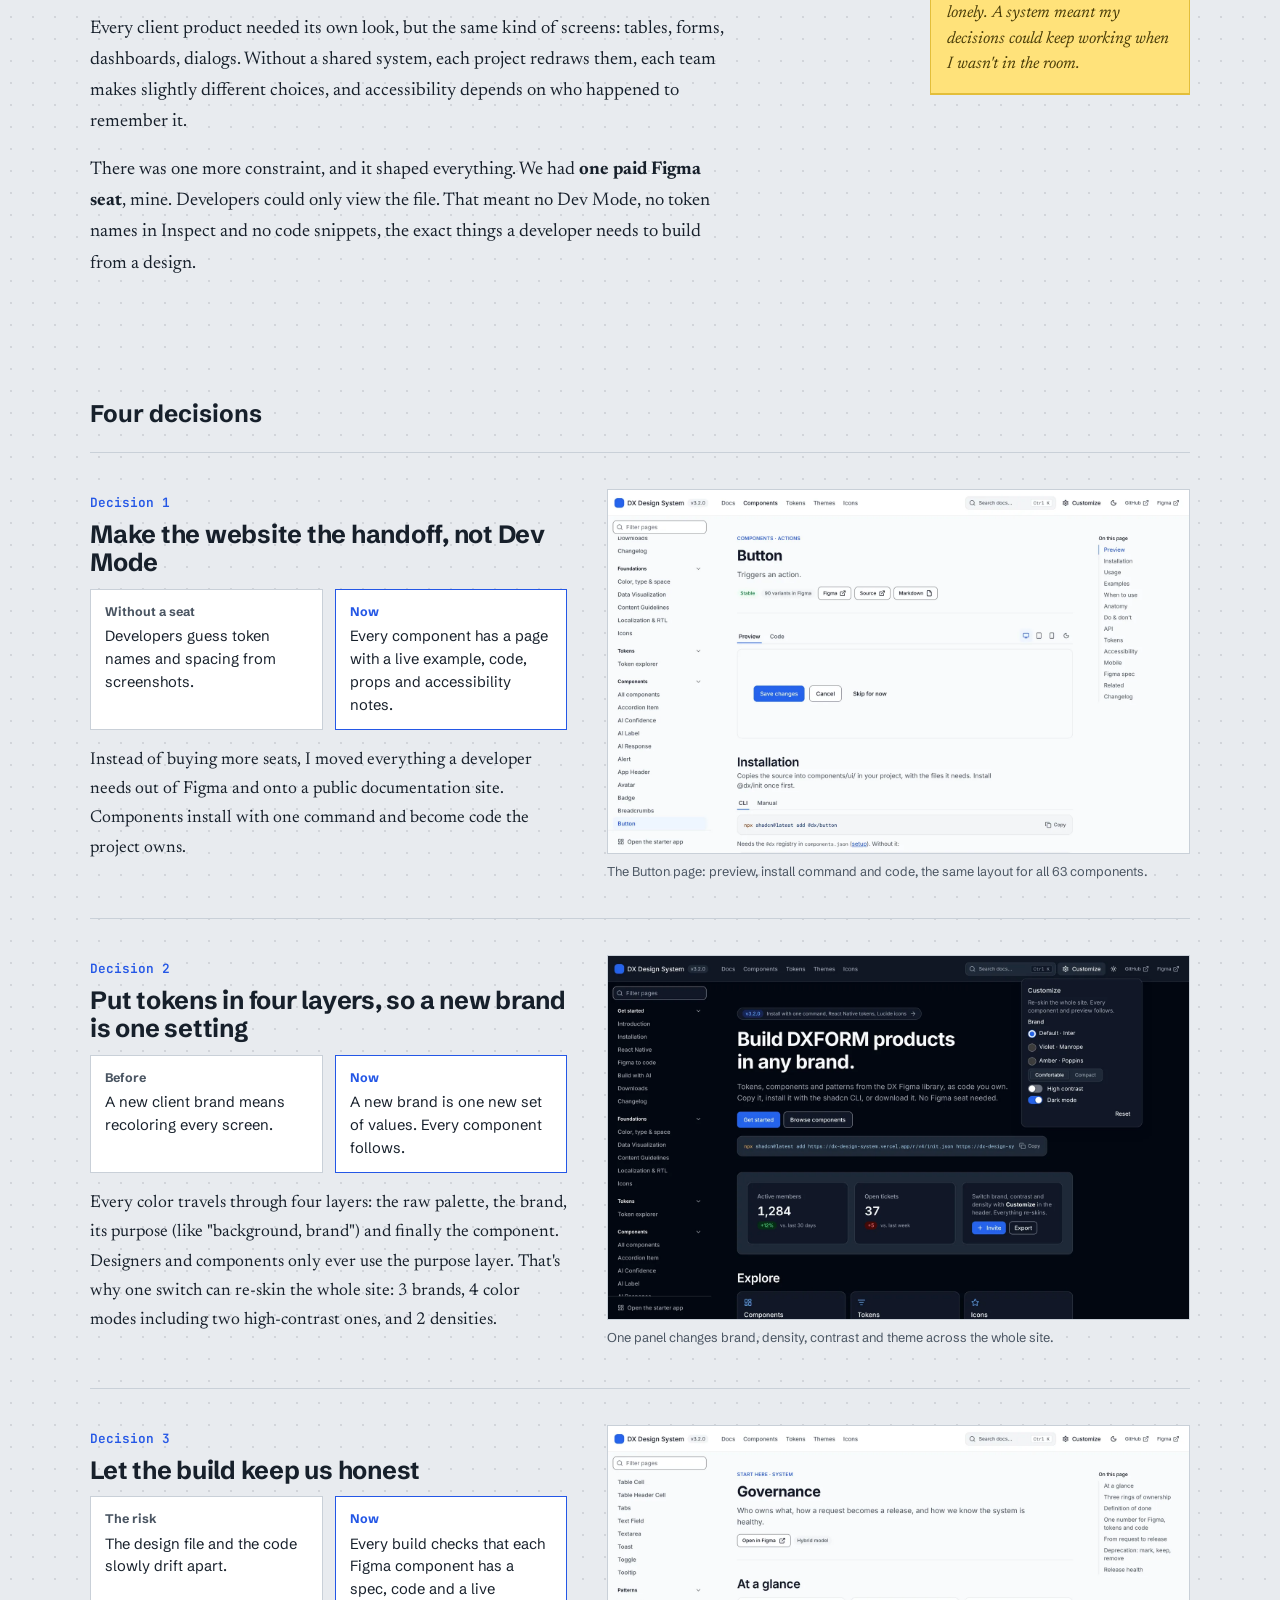
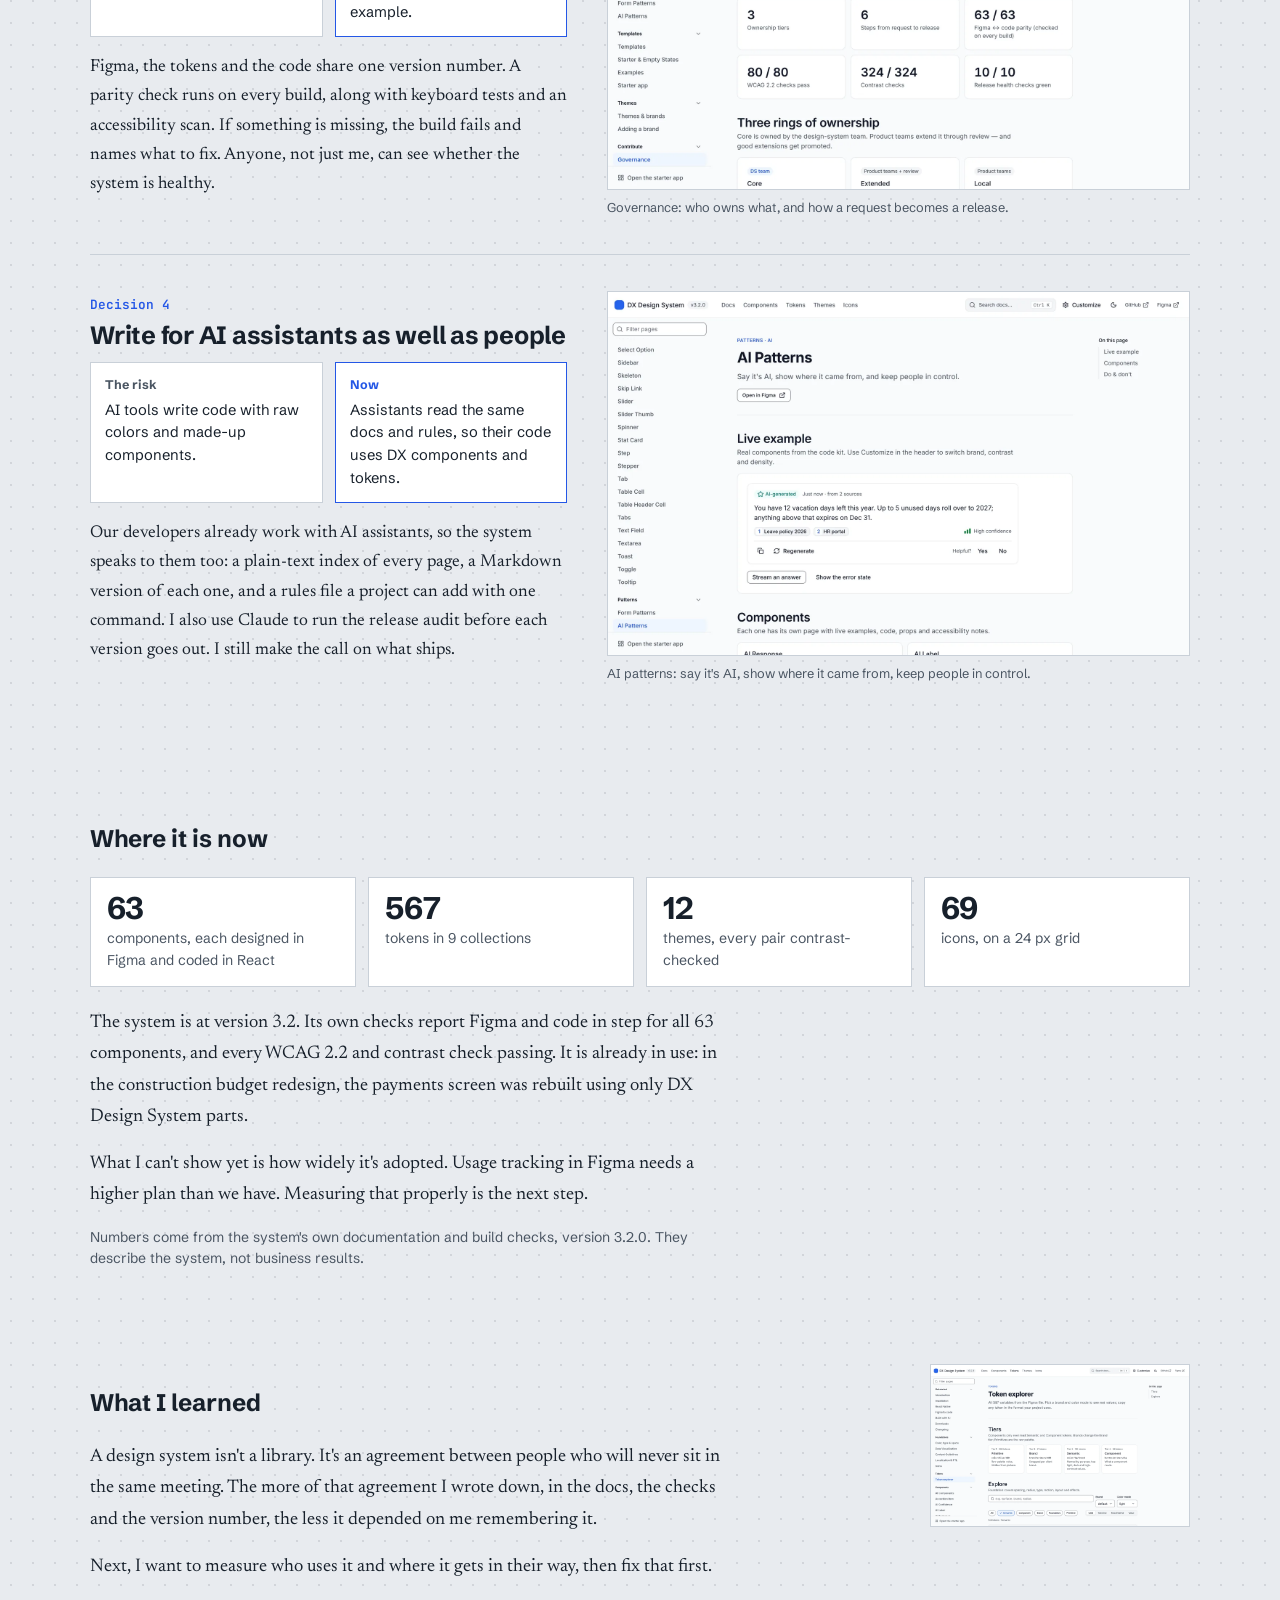
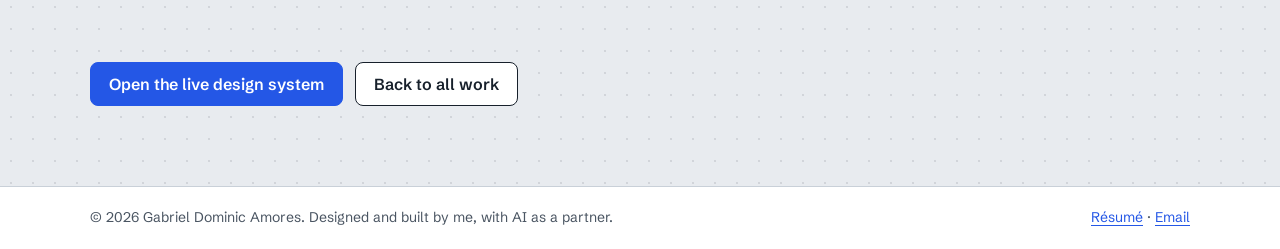
<file: work/dx-design-system.html>
<!doctype html>
<html lang="en">
<head>
  <meta charset="utf-8">
  <meta name="viewport" content="width=device-width, initial-scale=1">
  <title>DX Design System · Case study · Gabriel Dominic Amores</title>
  <meta name="description" content="How I started DX Form's design system: one Figma file, any client brand, and a website that replaces Dev Mode so developers don't need a Figma seat.">
  <meta name="robots" content="index, follow">
  <link rel="canonical" href="https://fallengospel.github.io/GabD-PortfolioExperience/work/dx-design-system.html">
  <meta property="og:type" content="article">
  <meta property="og:title" content="DX Design System · Case study">
  <meta property="og:description" content="One design file, any brand, and only one Figma seat.">
  <meta property="og:image" content="https://fallengospel.github.io/GabD-PortfolioExperience/assets/img/work/dx-design-system-home.webp">
  <meta name="theme-color" content="#E8EBEF">
  <link rel="icon" href="../assets/favicon.svg" type="image/svg+xml">
  <link rel="preconnect" href="https://fonts.googleapis.com">
  <link rel="preconnect" href="https://fonts.gstatic.com" crossorigin>
  <link href="https://fonts.googleapis.com/css2?family=JetBrains+Mono:wght@400;500&family=Newsreader:ital,opsz,wght@0,6..72,400;0,6..72,500;1,6..72,400&family=Schibsted+Grotesk:wght@400;600;700;800&display=swap" rel="stylesheet">
  <link rel="stylesheet" href="../assets/css/site.css">
</head>
<body>
  <a class="skip-link" href="#main">Skip to content</a>

  <header class="filebar">
    <div class="wrap">
      <a class="filebar__file" href="../index.html" aria-label="Gab Amores, portfolio home">
        <span class="filebar__mark" aria-hidden="true"></span>
        Gab Amores <span>/ Portfolio</span>
      </a>
      <nav aria-label="Sections">
        <ul class="filebar__tabs">
          <li><a href="../index.html#story">Story</a></li>
          <li><a href="../index.html#work" aria-current="page">Work</a></li>
          <li><a href="../index.html#resume">Résumé</a></li>
          <li><a href="../index.html#contact">Contact</a></li>
        </ul>
      </nav>
      <a class="btn btn--small filebar__cta" href="https://dx-design-system.vercel.app/" target="_blank" rel="noopener">Open the live site</a>
    </div>
  </header>

  <main id="main">
    <section class="case-hero">
      <div class="wrap">
        <p class="crumbs"><a href="../index.html#work">Work</a> / DX Design System</p>
        <p class="frame-name"><code>CASE-01</code> My own initiative at DX Form PH, 2026</p>
        <h1>One design file, any brand, and only one Figma seat</h1>
        <p class="case-hero__lede">DX Form builds software for many clients, each with its own brand. When I came back as the company's first in-house UX/UI designer, there was no shared design system. I started one, and built it so the whole team could use it, not just the person holding the Figma license.</p>
        <dl class="case-meta">
          <div><dt>My role</dt><dd>Started it, design lead</dd></div>
          <div><dt>Year</dt><dd>2026, version 3.2</dd></div>
          <div><dt>Built with</dt><dd>Figma, React, Tailwind</dd></div>
          <div><dt>AI partner</dt><dd>Claude, for audits and code</dd></div>
        </dl>
      </div>
    </section>

    <section class="case-section">
      <div class="wrap">
        <figure style="margin:0">
          <img src="../assets/img/work/dx-design-system-home.webp" alt="DX Design System documentation home page: a headline reading 'Build DXFORM products in any brand', an install command, and sample stat cards." width="1600" height="1000">
        </figure>
      </div>
    </section>

    <section class="case-section" aria-labelledby="problem">
      <div class="wrap case-two">
        <div>
          <h2 id="problem">The problem</h2>
          <div class="prose">
            <p>Every client product needed its own look, but the same kind of screens: tables, forms, dashboards, dialogs. Without a shared system, each project redraws them, each team makes slightly different choices, and accessibility depends on who happened to remember it.</p>
            <p>There was one more constraint, and it shaped everything. We had <strong>one paid Figma seat</strong>, mine. Developers could only view the file. That meant no Dev Mode, no token names in Inspect and no code snippets, the exact things a developer needs to build from a design.</p>
          </div>
        </div>
        <aside class="note" aria-label="A note from Gab">
          <p>Being the only designer can feel lonely. A system meant my decisions could keep working when I wasn't in the room.</p>
        </aside>
      </div>
    </section>

    <section class="case-section" aria-labelledby="decisions">
      <div class="wrap">
        <h2 id="decisions">Four decisions</h2>

        <article class="decision">
          <div>
            <span class="decision__num">Decision 1</span>
            <h3>Make the website the handoff, not Dev Mode</h3>
            <div class="before-after">
              <div><b>Without a seat</b>Developers guess token names and spacing from screenshots.</div>
              <div><b>Now</b>Every component has a page with a live example, code, props and accessibility notes.</div>
            </div>
            <div class="prose">
              <p>Instead of buying more seats, I moved everything a developer needs out of Figma and onto a public documentation site. Components install with one command and become code the project owns.</p>
            </div>
          </div>
          <figure>
            <img src="../assets/img/work/dx-design-system-button.webp" alt="The Button component page: a live preview with save, cancel and skip buttons, an install command and usage code." loading="lazy" width="1600" height="1000">
            <figcaption>The Button page: preview, install command and code, the same layout for all 63 components.</figcaption>
          </figure>
        </article>

        <article class="decision">
          <div>
            <span class="decision__num">Decision 2</span>
            <h3>Put tokens in four layers, so a new brand is one setting</h3>
            <div class="before-after">
              <div><b>Before</b>A new client brand means recoloring every screen.</div>
              <div><b>Now</b>A new brand is one new set of values. Every component follows.</div>
            </div>
            <div class="prose">
              <p>Every color travels through four layers: the raw palette, the brand, its purpose (like "background, brand") and finally the component. Designers and components only ever use the purpose layer. That's why one switch can re-skin the whole site: 3 brands, 4 color modes including two high-contrast ones, and 2 densities.</p>
            </div>
          </div>
          <figure>
            <img src="../assets/img/work/dx-design-system-customize.webp" alt="The documentation site in dark mode with the Customize panel open, showing brand, density, high-contrast and dark-mode switches." loading="lazy" width="1600" height="1000">
            <figcaption>One panel changes brand, density, contrast and theme across the whole site.</figcaption>
          </figure>
        </article>

        <article class="decision">
          <div>
            <span class="decision__num">Decision 3</span>
            <h3>Let the build keep us honest</h3>
            <div class="before-after">
              <div><b>The risk</b>The design file and the code slowly drift apart.</div>
              <div><b>Now</b>Every build checks that each Figma component has a spec, code and a live example.</div>
            </div>
            <div class="prose">
              <p>Figma, the tokens and the code share one version number. A parity check runs on every build, along with keyboard tests and an accessibility scan. If something is missing, the build fails and names what to fix. Anyone, not just me, can see whether the system is healthy.</p>
            </div>
          </div>
          <figure>
            <img src="../assets/img/work/dx-design-system-governance.webp" alt="The Governance page showing ownership tiers, steps from request to release, and health checks for parity, accessibility and contrast." loading="lazy" width="1600" height="1000">
            <figcaption>Governance: who owns what, and how a request becomes a release.</figcaption>
          </figure>
        </article>

        <article class="decision">
          <div>
            <span class="decision__num">Decision 4</span>
            <h3>Write for AI assistants as well as people</h3>
            <div class="before-after">
              <div><b>The risk</b>AI tools write code with raw colors and made-up components.</div>
              <div><b>Now</b>Assistants read the same docs and rules, so their code uses DX components and tokens.</div>
            </div>
            <div class="prose">
              <p>Our developers already work with AI assistants, so the system speaks to them too: a plain-text index of every page, a Markdown version of each one, and a rules file a project can add with one command. I also use Claude to run the release audit before each version goes out. I still make the call on what ships.</p>
            </div>
          </div>
          <figure>
            <img src="../assets/img/work/dx-design-system-ai-patterns.webp" alt="The AI Patterns page with an example AI answer that shows its sources, a confidence level, and controls to regenerate or rate it." loading="lazy" width="1600" height="1000">
            <figcaption>AI patterns: say it's AI, show where it came from, keep people in control.</figcaption>
          </figure>
        </article>
      </div>
    </section>

    <section class="case-section" aria-labelledby="outcome">
      <div class="wrap">
        <h2 id="outcome">Where it is now</h2>
        <ul class="outcome">
          <li><b>63</b>components, each designed in Figma and coded in React</li>
          <li><b>567</b>tokens in 9 collections</li>
          <li><b>12</b>themes, every pair contrast-checked</li>
          <li><b>69</b>icons, on a 24 px grid</li>
        </ul>
        <div class="prose">
          <p>The system is at version 3.2. Its own checks report Figma and code in step for all 63 components, and every WCAG 2.2 and contrast check passing. It is already in use: in the construction budget redesign, the payments screen was rebuilt using only DX Design System parts.</p>
          <p>What I can't show yet is how widely it's adopted. Usage tracking in Figma needs a higher plan than we have. Measuring that properly is the next step.</p>
        </div>
        <p class="fineprint">Numbers come from the system's own documentation and build checks, version 3.2.0. They describe the system, not business results.</p>
      </div>
    </section>

    <section class="case-section" aria-labelledby="learned">
      <div class="wrap case-two">
        <div>
          <h2 id="learned">What I learned</h2>
          <div class="prose">
            <p>A design system isn't a library. It's an agreement between people who will never sit in the same meeting. The more of that agreement I wrote down, in the docs, the checks and the version number, the less it depended on me remembering it.</p>
            <p>Next, I want to measure who uses it and where it gets in their way, then fix that first.</p>
          </div>
        </div>
        <figure style="margin:0">
          <img src="../assets/img/work/dx-design-system-tokens.webp" alt="The token explorer listing tiers of tokens, from primitive palette values to component tokens." loading="lazy" width="1600" height="1000" style="border:1px solid var(--line)">
        </figure>
      </div>
    </section>

    <div class="wrap next-case">
      <a class="btn btn--primary" href="https://dx-design-system.vercel.app/" target="_blank" rel="noopener">Open the live design system</a>
      <a class="btn" href="../index.html#work">Back to all work</a>
    </div>
  </main>

  <footer class="footer">
    <div class="wrap">
      <p>© <span data-year>2026</span> Gabriel Dominic Amores. Designed and built by me, with AI as a partner.</p>
      <p><a href="../resume.html">Résumé</a> · <a href="mailto:amores_dominic@yahoo.com">Email</a></p>
    </div>
  </footer>
  <script src="../assets/js/site.js"></script>
</body>
</html>
</file>
<file: assets/css/site.css>
/* ==========================================================================
   Gab Amores · Portfolio
   One idea: the site is a design handoff file. Each career chapter is drawn
   in the material of that era (map, code editor, standup board, canvas,
   roadmap), and yellow annotation notes carry the human side of the story.
   ========================================================================== */

:root {
  /* Color */
  --canvas: #E8EBEF;        /* the cool grey of a design canvas */
  --paper: #FFFFFF;         /* frames sit on it */
  --ink: #17202B;           /* text, code editor background */
  --muted: #4A5562;         /* secondary text (6.3:1 on canvas) */
  --line: #C9D0D8;          /* frame edges, rules */
  --select: #2457E6;        /* selection blue: the one bold colour */
  --select-soft: #DCE5FD;
  --note: #FFE27A;          /* annotation notes */
  --note-edge: #E3BE3A;
  --note-ink: #4A3D08;
  --go: #1F7A52;            /* "done / live" status */
  --go-soft: #DDF1E6;
  --code-blue: #9CC7FF;
  --code-gold: #F2C46D;
  --code-green: #8FD3A8;
  --code-dim: #8B97A6;

  /* Type */
  --font-ui: "Schibsted Grotesk", "Segoe UI", system-ui, sans-serif;
  --font-story: "Newsreader", Georgia, "Times New Roman", serif;
  --font-code: "JetBrains Mono", ui-monospace, "SFMono-Regular", Menlo, monospace;

  /* Scale (1.25) */
  --step--1: 0.875rem;
  --step-0: 1rem;
  --step-1: 1.25rem;
  --step-2: 1.5625rem;
  --step-3: 1.953rem;
  --step-4: 2.441rem;
  --step-5: clamp(2.6rem, 7.2vw, 6.25rem);

  /* Space */
  --gutter: clamp(16px, 4vw, 40px);
  --radius-frame: 2px;      /* frames are frames: almost square */
  --radius-ui: 8px;         /* controls */
  --bar-h: 56px;
}

*, *::before, *::after { box-sizing: border-box; }

html {
  scroll-behavior: smooth;
  scroll-padding-top: calc(var(--bar-h) + 16px);
  -webkit-text-size-adjust: 100%;
}

body {
  margin: 0;
  background-color: var(--canvas);
  background-image: radial-gradient(rgba(23, 32, 43, 0.11) 1px, transparent 1.2px);
  background-size: 22px 22px;
  color: var(--ink);
  font-family: var(--font-ui);
  font-size: var(--step-0);
  line-height: 1.55;
  text-rendering: optimizeLegibility;
}

img { max-width: 100%; height: auto; display: block; }

a { color: var(--select); text-underline-offset: 3px; text-decoration-thickness: 1px; }
a:hover { text-decoration-thickness: 2px; }

:focus-visible {
  outline: 3px solid var(--select);
  outline-offset: 3px;
  border-radius: 2px;
}

.skip-link {
  position: absolute;
  left: 12px;
  top: -60px;
  z-index: 100;
  background: var(--ink);
  color: var(--paper);
  padding: 10px 14px;
  border-radius: var(--radius-ui);
  text-decoration: none;
}
.skip-link:focus { top: 12px; }

.visually-hidden {
  position: absolute !important;
  width: 1px; height: 1px;
  overflow: hidden;
  clip: rect(0 0 0 0);
  white-space: nowrap;
}

.wrap {
  width: 100%;
  max-width: 1180px;
  margin-inline: auto;
  padding-inline: var(--gutter);
}

/* --------------------------------------------------------------------------
   File bar (sticky top navigation, styled like a design file's page tabs)
   -------------------------------------------------------------------------- */
.filebar {
  position: sticky;
  top: 0;
  z-index: 50;
  height: var(--bar-h);
  background: var(--paper);
  border-bottom: 1px solid var(--line);
}
.filebar .wrap {
  height: 100%;
  display: flex;
  align-items: center;
  gap: 20px;
}
.filebar__file {
  display: flex;
  align-items: center;
  gap: 10px;
  color: var(--ink);
  text-decoration: none;
  font-weight: 600;
  white-space: nowrap;
}
.filebar__file span { color: var(--muted); font-weight: 400; }
.filebar__mark {
  width: 22px; height: 22px;
  border: 2px solid var(--select);
  position: relative;
  flex: none;
}
.filebar__mark::after {
  content: "";
  position: absolute;
  right: -4px; bottom: -4px;
  width: 6px; height: 6px;
  background: var(--paper);
  border: 2px solid var(--select);
}
.filebar__tabs {
  display: flex;
  gap: 2px;
  margin: 0;
  padding: 0;
  list-style: none;
  overflow-x: auto;
  scrollbar-width: none;
  flex: 1;
  min-width: 0;
}
.filebar__tabs::-webkit-scrollbar { display: none; }
.filebar__tabs a {
  display: block;
  padding: 7px 12px;
  border-radius: var(--radius-ui);
  color: var(--muted);
  text-decoration: none;
  white-space: nowrap;
  font-size: var(--step--1);
}
.filebar__tabs a:hover { background: var(--canvas); color: var(--ink); }
.filebar__tabs a[aria-current="true"],
.filebar__tabs a[aria-current="page"] {
  background: var(--select-soft);
  color: var(--select);
  font-weight: 600;
}
.filebar__cta { margin-left: auto; }

@media (max-width: 720px) {
  .filebar__file span { display: none; }
  .filebar__cta { display: none; }
  .filebar .wrap { gap: 12px; }
}

/* --------------------------------------------------------------------------
   Buttons
   -------------------------------------------------------------------------- */
.btn {
  display: inline-flex;
  align-items: center;
  gap: 8px;
  min-height: 44px;
  padding: 10px 18px;
  border-radius: var(--radius-ui);
  border: 1.5px solid var(--ink);
  background: var(--paper);
  color: var(--ink);
  font: 600 var(--step-0) / 1.2 var(--font-ui);
  text-decoration: none;
  cursor: pointer;
}
.btn:hover { background: var(--canvas); text-decoration: none; }
.btn--primary { background: var(--select); border-color: var(--select); color: var(--paper); }
.btn--primary:hover { background: #1C47C2; border-color: #1C47C2; }
.btn--small { min-height: 36px; padding: 6px 12px; font-size: var(--step--1); }

/* --------------------------------------------------------------------------
   Annotation note (the human voice)
   -------------------------------------------------------------------------- */
.note {
  background: var(--note);
  border: 1px solid var(--note-edge);
  color: var(--note-ink);
  padding: 14px 16px 16px;
  font-family: var(--font-story);
  font-style: italic;
  font-size: 1.05rem;
  line-height: 1.5;
  box-shadow: 0 1px 0 var(--note-edge);
  position: relative;
}
.note::before {
  content: "✎";
  font-style: normal;
  display: block;
  font-family: var(--font-ui);
  font-size: 0.9rem;
  margin-bottom: 4px;
}
.note p { margin: 0; }

/* --------------------------------------------------------------------------
   Hero: the selected frame
   -------------------------------------------------------------------------- */
.hero { padding-block: clamp(48px, 9vw, 112px) clamp(56px, 8vw, 96px); }
.hero__grid {
  display: grid;
  grid-template-columns: minmax(0, 1fr) 260px;
  gap: 40px;
  align-items: end;
}
.frame-label {
  font-size: var(--step--1);
  color: var(--select);
  font-weight: 600;
  margin: 0 0 8px;
}
.selected {
  position: relative;
  background: var(--paper);
  outline: 1.5px solid var(--select);
  padding: clamp(28px, 5vw, 56px);
}
.selected .handle {
  position: absolute;
  width: 9px; height: 9px;
  background: var(--paper);
  border: 1.5px solid var(--select);
}
.handle--tl { left: -5px; top: -5px; }
.handle--tr { right: -5px; top: -5px; }
.handle--bl { left: -5px; bottom: -5px; }
.handle--br { right: -5px; bottom: -5px; }
.selected__size {
  position: absolute;
  left: 50%;
  bottom: -30px;
  transform: translateX(-50%);
  background: var(--select);
  color: var(--paper);
  font-size: 0.8rem;
  padding: 2px 8px;
  border-radius: 4px;
  white-space: nowrap;
}
.hero h1 {
  font-size: var(--step-5);
  line-height: 0.95;
  letter-spacing: -0.035em;
  font-weight: 800;
  margin: 0 0 24px;
}
.hero h1 .line { display: block; }
.hero__role {
  font-family: var(--font-story);
  font-size: clamp(1.25rem, 2.4vw, 1.6rem);
  line-height: 1.35;
  max-width: 34ch;
  margin: 0 0 12px;
}
.hero__lede {
  color: var(--muted);
  max-width: 52ch;
  margin: 0 0 28px;
}
.hero__actions { display: flex; flex-wrap: wrap; gap: 12px; }
.hero__note { transform: rotate(-2deg); margin-bottom: 40px; }

@media (max-width: 860px) {
  .hero__grid { grid-template-columns: 1fr; gap: 56px; }
  .hero__note { transform: none; max-width: 420px; margin-bottom: 0; }
}

/* The one orchestrated moment: the frame gets selected on load. */
@media (prefers-reduced-motion: no-preference) {
  .selected { animation: select-in 700ms cubic-bezier(.2, .7, .2, 1) both 150ms; }
  .selected .handle, .selected__size { animation: pop 260ms ease-out both 800ms; }
  .hero__note { animation: note-in 500ms ease-out both 1050ms; }
}
@keyframes select-in {
  from { outline-color: transparent; box-shadow: 0 0 0 0 transparent; }
  to   { outline-color: var(--select); }
}
@keyframes pop {
  from { opacity: 0; transform: scale(0.4); }
  to   { opacity: 1; }
}
.selected__size { animation-name: pop-size; }
@keyframes pop-size {
  from { opacity: 0; transform: translate(-50%, 6px); }
  to   { opacity: 1; transform: translate(-50%, 0); }
}
@keyframes note-in {
  from { opacity: 0; transform: rotate(-6deg) translateY(10px); }
  to   { opacity: 1; transform: rotate(-2deg); }
}
@media (max-width: 860px) and (prefers-reduced-motion: no-preference) {
  @keyframes note-in {
    from { opacity: 0; transform: translateY(10px); }
    to   { opacity: 1; transform: none; }
  }
}

/* --------------------------------------------------------------------------
   Section headings (page names in the file)
   -------------------------------------------------------------------------- */
.section { padding-block: clamp(56px, 8vw, 104px); }
.section-head { max-width: 680px; margin-bottom: 48px; }
.section-head h2 {
  font-size: var(--step-4);
  line-height: 1.05;
  letter-spacing: -0.02em;
  margin: 0 0 14px;
}
.section-head p {
  font-family: var(--font-story);
  font-size: 1.2rem;
  line-height: 1.6;
  margin: 0;
  color: var(--ink);
}
.section-head p + p { margin-top: 12px; }

/* --------------------------------------------------------------------------
   Story: chapters on a route
   -------------------------------------------------------------------------- */
.story { list-style: none; margin: 0; padding: 0; position: relative; }
.story::before {
  /* the route line */
  content: "";
  position: absolute;
  left: 61px;
  top: 8px;
  bottom: 8px;
  border-left: 2px dashed var(--muted);
  opacity: 0.45;
}
.chapter {
  display: grid;
  grid-template-columns: 124px minmax(0, 1fr) 230px;
  gap: 28px 32px;
  align-items: start;
  position: relative;
}
.chapter + .chapter { margin-top: 72px; }
.chapter__stop {
  text-align: center;
  padding-top: 4px;
  position: relative;
  z-index: 1;
}
.chapter__dot {
  display: block;
  width: 16px; height: 16px;
  margin: 0 auto 8px;
  border-radius: 50%;
  background: var(--paper);
  border: 3px solid var(--ink);
}
.chapter--now .chapter__dot { background: var(--select); border-color: var(--select); box-shadow: 0 0 0 5px var(--select-soft); }
.chapter__when {
  display: block;
  font-weight: 700;
  font-size: var(--step--1);
  background: var(--canvas);
}
.chapter__where {
  display: block;
  color: var(--muted);
  font-size: 0.8rem;
  background: var(--canvas);
}
.chapter__body h3 {
  font-size: var(--step-3);
  letter-spacing: -0.015em;
  line-height: 1.1;
  margin: 0 0 6px;
}
.chapter__role { color: var(--muted); margin: 0 0 18px; font-size: var(--step--1); }
.chapter__text {
  font-family: var(--font-story);
  font-size: 1.15rem;
  line-height: 1.65;
  max-width: 62ch;
}
.chapter__text p { margin: 0 0 14px; }
.chapter__text p:last-child { margin-bottom: 0; }
.chapter__note { margin-top: 44px; transform: rotate(1.2deg); }
.chapter:nth-child(even) .chapter__note { transform: rotate(-1.4deg); }

@media (max-width: 980px) {
  .chapter { grid-template-columns: 96px minmax(0, 1fr); }
  .story::before { left: 47px; }
  .chapter__note { grid-column: 2; margin-top: 0; max-width: 420px; transform: none !important; }
}
@media (max-width: 600px) {
  .story::before { display: none; }
  .chapter { grid-template-columns: 1fr; gap: 16px; }
  .chapter__stop { text-align: left; display: flex; align-items: center; gap: 10px; }
  .chapter__dot { margin: 0; flex: none; }
  .chapter__where::before { content: "· "; }
  .chapter__when, .chapter__where { display: inline; background: none; }
  .chapter__note { grid-column: 1; }
}

/* Chapter materials --------------------------------------------------------- */
.material { margin-top: 24px; }

/* 1. The map (GIS) */
figure.material { margin-inline: 0; margin-bottom: 0; }
.map {
  background: var(--paper);
  border: 1px solid var(--line);
  padding: 14px;
  max-width: 560px;
}
.map svg { width: 100%; height: auto; display: block; }
.map figcaption { font-size: 0.8rem; color: var(--muted); margin-top: 8px; }

/* 2. The editor (code era) */
.editor {
  background: var(--ink);
  color: #E6ECF2;
  border-radius: var(--radius-ui);
  overflow: hidden;
  max-width: 620px;
  font-family: var(--font-code);
  font-size: 0.86rem;
  line-height: 1.7;
}
.editor__tab {
  display: flex;
  gap: 8px;
  align-items: center;
  padding: 8px 14px;
  background: #222D3A;
  color: var(--code-dim);
  font-size: 0.78rem;
}
.editor__tab b { color: #E6ECF2; font-weight: 500; }
.editor pre { margin: 0; padding: 14px 16px 16px; overflow-x: auto; }
.editor code { font-family: inherit; }
.tok-c { color: var(--code-dim); }
.tok-k { color: var(--code-blue); }
.tok-s { color: var(--code-green); }
.tok-n { color: var(--code-gold); }
.ln { display: inline-block; width: 2ch; margin-right: 14px; color: #5D6977; text-align: right; user-select: none; }

/* 3. The standup board (delivery era) */
.board {
  display: grid;
  grid-template-columns: repeat(3, minmax(0, 1fr));
  gap: 12px;
  max-width: 720px;
}
.board__col { background: rgba(255, 255, 255, 0.55); border: 1px solid var(--line); padding: 10px; }
.board__col h4 { margin: 0 0 8px; font-size: var(--step--1); }
.board__col h4 small { color: var(--muted); font-weight: 400; }
.ticket {
  background: var(--paper);
  border: 1px solid var(--line);
  border-left: 4px solid var(--ink);
  padding: 10px 12px;
  font-size: 0.92rem;
  line-height: 1.45;
}
.ticket + .ticket { margin-top: 8px; }
.ticket--today { border-left-color: var(--select); }
.ticket--block { border-left-color: #B23A3A; }
@media (max-width: 680px) { .board { grid-template-columns: 1fr; } }

/* 4. The canvas (design era) */
.canvas-frames {
  display: grid;
  grid-template-columns: 1fr 1.2fr 0.9fr;
  gap: 18px;
  max-width: 640px;
  align-items: end;
}
.wire { margin: 0; }
.wire figcaption { font-size: 0.78rem; color: var(--muted); margin-bottom: 4px; }
.wire__box {
  background: var(--paper);
  border: 1px solid var(--line);
  padding: 10px;
  display: grid;
  gap: 6px;
}
.wire__box i { display: block; height: 8px; background: var(--canvas); border-radius: 2px; }
.wire__box i.w60 { width: 60%; }
.wire__box i.w80 { width: 80%; }
.wire__box i.tall { height: 36px; }
.wire__box i.btn { height: 14px; width: 40%; background: var(--select-soft); }
.wire:nth-child(2) .wire__box { outline: 1.5px solid var(--select); }
.wire:nth-child(2) figcaption { color: var(--select); font-weight: 600; }
.arrow-row { display: flex; align-items: center; gap: 6px; color: var(--muted); font-size: 0.78rem; margin-top: 10px; }
@media (max-width: 560px) { .canvas-frames { grid-template-columns: 1fr 1fr; } .wire:nth-child(3) { display: none; } }

/* 5. The roadmap (product era) */
.roadmap {
  display: grid;
  grid-template-columns: repeat(3, minmax(0, 1fr));
  border: 1px solid var(--line);
  background: var(--paper);
  max-width: 720px;
}
.roadmap__col { padding: 14px; }
.roadmap__col + .roadmap__col { border-left: 1px solid var(--line); }
.roadmap__col h4 { margin: 0 0 10px; font-size: var(--step--1); }
.roadmap__col:first-child h4 { color: var(--select); }
.roadmap__col ul { margin: 0; padding: 0; list-style: none; }
.roadmap__col li {
  font-size: 0.92rem;
  line-height: 1.4;
  padding: 8px 10px;
  background: var(--canvas);
  margin-bottom: 6px;
}
.roadmap__col:first-child li { background: var(--select-soft); }
@media (max-width: 680px) {
  .roadmap { grid-template-columns: 1fr; }
  .roadmap__col + .roadmap__col { border-left: 0; border-top: 1px solid var(--line); }
}

/* --------------------------------------------------------------------------
   Work
   -------------------------------------------------------------------------- */
.work-group + .work-group { margin-top: 88px; }
.work-group__head { display: flex; flex-wrap: wrap; align-items: baseline; justify-content: space-between; gap: 8px 24px; margin-bottom: 22px; }
.work-group__head h3 { font-size: var(--step-2); margin: 0; letter-spacing: -0.01em; }
.work-group__head p { margin: 0; color: var(--muted); max-width: 60ch; }

/* Frame label above every work item, as a design tool shows it */
.frame-name {
  font-size: 0.8rem;
  color: var(--muted);
  margin: 0 0 6px;
  display: flex;
  gap: 8px;
  align-items: center;
}
.frame-name code { font-family: var(--font-code); font-size: 0.76rem; color: var(--ink); }

/* Featured case study */
.feature {
  display: grid;
  grid-template-columns: minmax(0, 1.15fr) minmax(0, 1fr);
  background: var(--paper);
  outline: 1.5px solid var(--select);
}
.feature__media { background: var(--ink); display: flex; align-items: stretch; }
.feature__media img { object-fit: cover; object-position: top left; width: 100%; }
.feature__body { padding: clamp(22px, 3.5vw, 40px); }
.feature__body h4 { font-size: var(--step-3); line-height: 1.1; letter-spacing: -0.015em; margin: 0 0 12px; }
.feature__body p { margin: 0 0 14px; }
.feature__facts { display: grid; grid-template-columns: repeat(3, 1fr); gap: 10px; margin: 20px 0 24px; padding: 0; list-style: none; }
.feature__facts li { border-top: 2px solid var(--ink); padding-top: 6px; font-size: 0.85rem; color: var(--muted); }
.feature__facts b { display: block; font-size: var(--step-2); color: var(--ink); line-height: 1.1; }
@media (max-width: 860px) { .feature { grid-template-columns: 1fr; } .feature__media img { max-height: 320px; } }

/* DX desk: frames */
.frames {
  display: grid;
  grid-template-columns: repeat(2, minmax(0, 1fr));
  gap: 40px 28px;
}
.frame { display: flex; flex-direction: column; }
.frame__card { background: var(--paper); border: 1px solid var(--line); display: flex; flex-direction: column; flex: 1; }
.frame__media { aspect-ratio: 16 / 10; overflow: hidden; background: var(--canvas); border-bottom: 1px solid var(--line); }
.frame__media img { width: 100%; height: 100%; object-fit: cover; object-position: top left; }
.zoom { display: block; height: 100%; cursor: zoom-in; }
.zoom:hover img { opacity: 0.92; }
.frame__body { padding: 20px 22px 22px; display: flex; flex-direction: column; flex: 1; }
.frame__body h4 { font-size: var(--step-1); margin: 0 0 4px; line-height: 1.25; }
.frame__approach { margin: 0 0 12px; color: var(--select); font-weight: 600; font-size: var(--step--1); }
.frame__summary { margin: 0 0 14px; }
.tags { display: flex; flex-wrap: wrap; gap: 6px; margin: 0 0 14px; padding: 0; list-style: none; }
.tags li { font-size: 0.78rem; padding: 2px 8px; border-radius: 999px; background: var(--canvas); color: var(--muted); }

.frame details { margin-top: auto; border-top: 1px solid var(--line); padding-top: 12px; }
.frame summary {
  cursor: pointer;
  font-weight: 600;
  list-style: none;
  display: flex;
  align-items: center;
  gap: 8px;
  min-height: 32px;
}
.frame summary::-webkit-details-marker { display: none; }
.frame summary::before {
  content: "+";
  display: inline-grid;
  place-items: center;
  width: 22px; height: 22px;
  border: 1.5px solid var(--ink);
  border-radius: 4px;
  font-size: 0.95rem;
  line-height: 1;
}
.frame details[open] summary::before { content: "–"; }
.decisions { margin: 12px 0 0; padding: 0; list-style: none; counter-reset: d; }
.decisions li { position: relative; padding-left: 30px; margin-bottom: 12px; font-size: 0.95rem; }
.decisions li::before {
  counter-increment: d;
  content: counter(d);
  position: absolute; left: 0; top: 1px;
  width: 20px; height: 20px;
  display: grid; place-items: center;
  background: var(--note);
  border: 1px solid var(--note-edge);
  font-size: 0.72rem; font-weight: 700;
}
.decisions b { display: block; }
.more-shots { display: grid; grid-template-columns: repeat(2, minmax(0, 1fr)); gap: 10px; margin-top: 6px; }
.more-shots img { border: 1px solid var(--line); }
.more-shots figcaption { font-size: 0.75rem; color: var(--muted); margin-top: 4px; }
@media (prefers-reduced-motion: no-preference) {
  .frame details[open] .decisions, .frame details[open] .more-shots { animation: open 220ms ease-out; }
}
@keyframes open { from { opacity: 0; transform: translateY(-4px); } to { opacity: 1; transform: none; } }
@media (max-width: 860px) { .frames { grid-template-columns: 1fr; } }

/* After hours: a quieter list */
.builds { list-style: none; margin: 0; padding: 0; background: var(--paper); border: 1px solid var(--line); }
.build {
  display: grid;
  grid-template-columns: 148px minmax(0, 1fr) auto;
  gap: 18px 22px;
  padding: 18px 20px;
  align-items: center;
}
.build + .build { border-top: 1px solid var(--line); }
.build__thumb { border: 1px solid var(--line); aspect-ratio: 16 / 10; overflow: hidden; background: var(--canvas); }
.build__thumb img { width: 100%; height: 100%; object-fit: cover; object-position: top left; }
.build__thumb--empty { display: grid; place-items: center; color: var(--muted); font-size: 0.75rem; text-align: center; padding: 6px; }
.build h4 { margin: 0 0 2px; font-size: var(--step-1); }
.build p { margin: 0; }
.build__why { color: var(--muted); font-size: 0.95rem; margin-top: 4px !important; }
.build__side { text-align: right; display: grid; gap: 8px; justify-items: end; }
.status {
  display: inline-flex; align-items: center; gap: 6px;
  font-size: 0.78rem; font-weight: 600;
  padding: 2px 8px; border-radius: 999px;
}
.status::before { content: ""; width: 7px; height: 7px; border-radius: 50%; background: currentColor; }
.status--live { background: var(--go-soft); color: var(--go); }
.status--login { background: var(--select-soft); color: var(--select); }
.status--private { background: var(--canvas); color: var(--muted); }
@media (max-width: 760px) {
  .build { grid-template-columns: 96px minmax(0, 1fr); }
  .build__side { grid-column: 1 / -1; justify-items: start; text-align: left; grid-auto-flow: column; justify-content: start; align-items: center; }
}

/* --------------------------------------------------------------------------
   Résumé preview and contact
   -------------------------------------------------------------------------- */
.cv-strip { background: var(--paper); border: 1px solid var(--line); }
.cv-row {
  display: grid;
  grid-template-columns: 190px minmax(0, 1fr) auto;
  gap: 6px 24px;
  padding: 16px 22px;
  align-items: baseline;
}
.cv-row + .cv-row { border-top: 1px solid var(--line); }
.cv-row__when { color: var(--muted); font-size: var(--step--1); font-variant-numeric: tabular-nums; }
.cv-row__role { font-weight: 600; }
.cv-row__org { color: var(--muted); }
.cv-row__type { color: var(--muted); font-size: var(--step--1); text-align: right; }
@media (max-width: 680px) {
  .cv-row { grid-template-columns: 1fr; }
  .cv-row__type { text-align: left; }
}
.cv-actions { display: flex; flex-wrap: wrap; gap: 12px; margin-top: 24px; }

.contact { padding-bottom: clamp(72px, 10vw, 128px); }
.contact__card {
  background: var(--ink);
  color: var(--paper);
  padding: clamp(28px, 5vw, 56px);
  display: grid;
  grid-template-columns: minmax(0, 1.3fr) minmax(0, 1fr);
  gap: 32px;
  align-items: end;
}
.contact__card h2 { font-size: var(--step-4); line-height: 1.05; letter-spacing: -0.02em; margin: 0 0 14px; }
.contact__card p { font-family: var(--font-story); font-size: 1.2rem; margin: 0; color: #DDE3EA; max-width: 40ch; }
.contact__links { list-style: none; margin: 0; padding: 0; display: grid; gap: 10px; }
.contact__links a {
  display: flex; justify-content: space-between; align-items: center; gap: 12px;
  color: var(--paper);
  text-decoration: none;
  border: 1px solid #3A4757;
  padding: 14px 16px;
  border-radius: var(--radius-ui);
  overflow-wrap: anywhere;
}
.contact__links a:hover { border-color: var(--code-blue); background: #1F2A37; }
.contact__links small { color: var(--code-dim); display: block; font-size: 0.78rem; }
.contact :focus-visible { outline-color: var(--code-blue); }
@media (max-width: 760px) { .contact__card { grid-template-columns: 1fr; } }

.footer { border-top: 1px solid var(--line); background: var(--paper); font-size: var(--step--1); color: var(--muted); }
.footer .wrap { display: flex; flex-wrap: wrap; justify-content: space-between; gap: 8px 24px; padding-block: 20px; }
.footer p { margin: 0; }

/* --------------------------------------------------------------------------
   Case study page
   -------------------------------------------------------------------------- */
.case-hero { padding-block: clamp(40px, 7vw, 88px) 40px; }
.crumbs { font-size: var(--step--1); margin: 0 0 24px; }
.crumbs a { color: var(--muted); }
.case-hero h1 {
  font-size: clamp(2.2rem, 5.6vw, 4.4rem);
  line-height: 1;
  letter-spacing: -0.03em;
  margin: 0 0 20px;
  max-width: 18ch;
}
.case-hero__lede { font-family: var(--font-story); font-size: clamp(1.15rem, 2vw, 1.4rem); line-height: 1.5; max-width: 56ch; margin: 0 0 32px; }
.case-meta { display: grid; grid-template-columns: repeat(4, minmax(0, 1fr)); gap: 0; margin: 0; background: var(--paper); border: 1px solid var(--line); }
.case-meta div { padding: 14px 16px; }
.case-meta div + div { border-left: 1px solid var(--line); }
.case-meta dt { font-size: 0.78rem; color: var(--muted); }
.case-meta dd { margin: 2px 0 0; font-weight: 600; font-size: 0.95rem; }
@media (max-width: 760px) {
  .case-meta { grid-template-columns: 1fr 1fr; }
  .case-meta div:nth-child(3) { border-left: 0; }
  .case-meta div:nth-child(n+3) { border-top: 1px solid var(--line); }
}

.case-section { padding-block: 40px; }
.case-section > h2 { font-size: var(--step-3); letter-spacing: -0.015em; margin: 0 0 16px; }
.prose { font-family: var(--font-story); font-size: 1.15rem; line-height: 1.7; max-width: 64ch; }
.prose p { margin: 0 0 16px; }
.prose ul { padding-left: 1.2em; margin: 0 0 16px; }
.prose li { margin-bottom: 6px; }
.case-two { display: grid; grid-template-columns: minmax(0, 1fr) 260px; gap: 40px; align-items: start; }
@media (max-width: 900px) { .case-two { grid-template-columns: 1fr; } .case-two .note { max-width: 420px; } }

.decision {
  display: grid;
  grid-template-columns: minmax(0, 0.9fr) minmax(0, 1.1fr);
  gap: 28px 40px;
  padding-block: 36px;
  border-top: 1px solid var(--line);
  align-items: start;
}
.decision h3 { font-size: var(--step-2); line-height: 1.15; letter-spacing: -0.01em; margin: 6px 0 12px; }
.decision__num { font-family: var(--font-code); font-size: 0.8rem; color: var(--select); font-weight: 600; }
.decision .prose { font-size: 1.08rem; }
.decision figure { margin: 0; }
.decision figure img { border: 1px solid var(--line); background: var(--paper); }
.decision figcaption { font-size: 0.8rem; color: var(--muted); margin-top: 8px; }
.before-after { display: grid; grid-template-columns: 1fr 1fr; gap: 12px; margin: 4px 0 16px; font-size: 0.92rem; font-family: var(--font-ui); }
.before-after div { padding: 12px 14px; background: var(--paper); border: 1px solid var(--line); }
.before-after div:last-child { border-color: var(--select); }
.before-after b { display: block; font-size: 0.78rem; color: var(--muted); margin-bottom: 4px; }
.before-after div:last-child b { color: var(--select); }
@media (max-width: 860px) { .decision { grid-template-columns: 1fr; } }

.outcome { display: grid; grid-template-columns: repeat(4, minmax(0, 1fr)); gap: 12px; margin: 0 0 20px; padding: 0; list-style: none; }
.outcome li { background: var(--paper); border: 1px solid var(--line); padding: 14px 16px; font-size: 0.88rem; color: var(--muted); }
.outcome b { display: block; font-size: var(--step-3); color: var(--ink); line-height: 1.05; letter-spacing: -0.02em; margin-bottom: 4px; }
@media (max-width: 760px) { .outcome { grid-template-columns: 1fr 1fr; } }
.fineprint { font-size: var(--step--1); color: var(--muted); max-width: 70ch; }

.next-case { display: flex; flex-wrap: wrap; gap: 12px; padding-block: 24px 80px; }

/* --------------------------------------------------------------------------
   Print (résumé page uses its own sheet, this keeps other pages tidy)
   -------------------------------------------------------------------------- */
@media print {
  body { background: #fff; }
  .filebar, .skip-link, .hero__actions, .cv-actions { display: none; }
}
</file>
